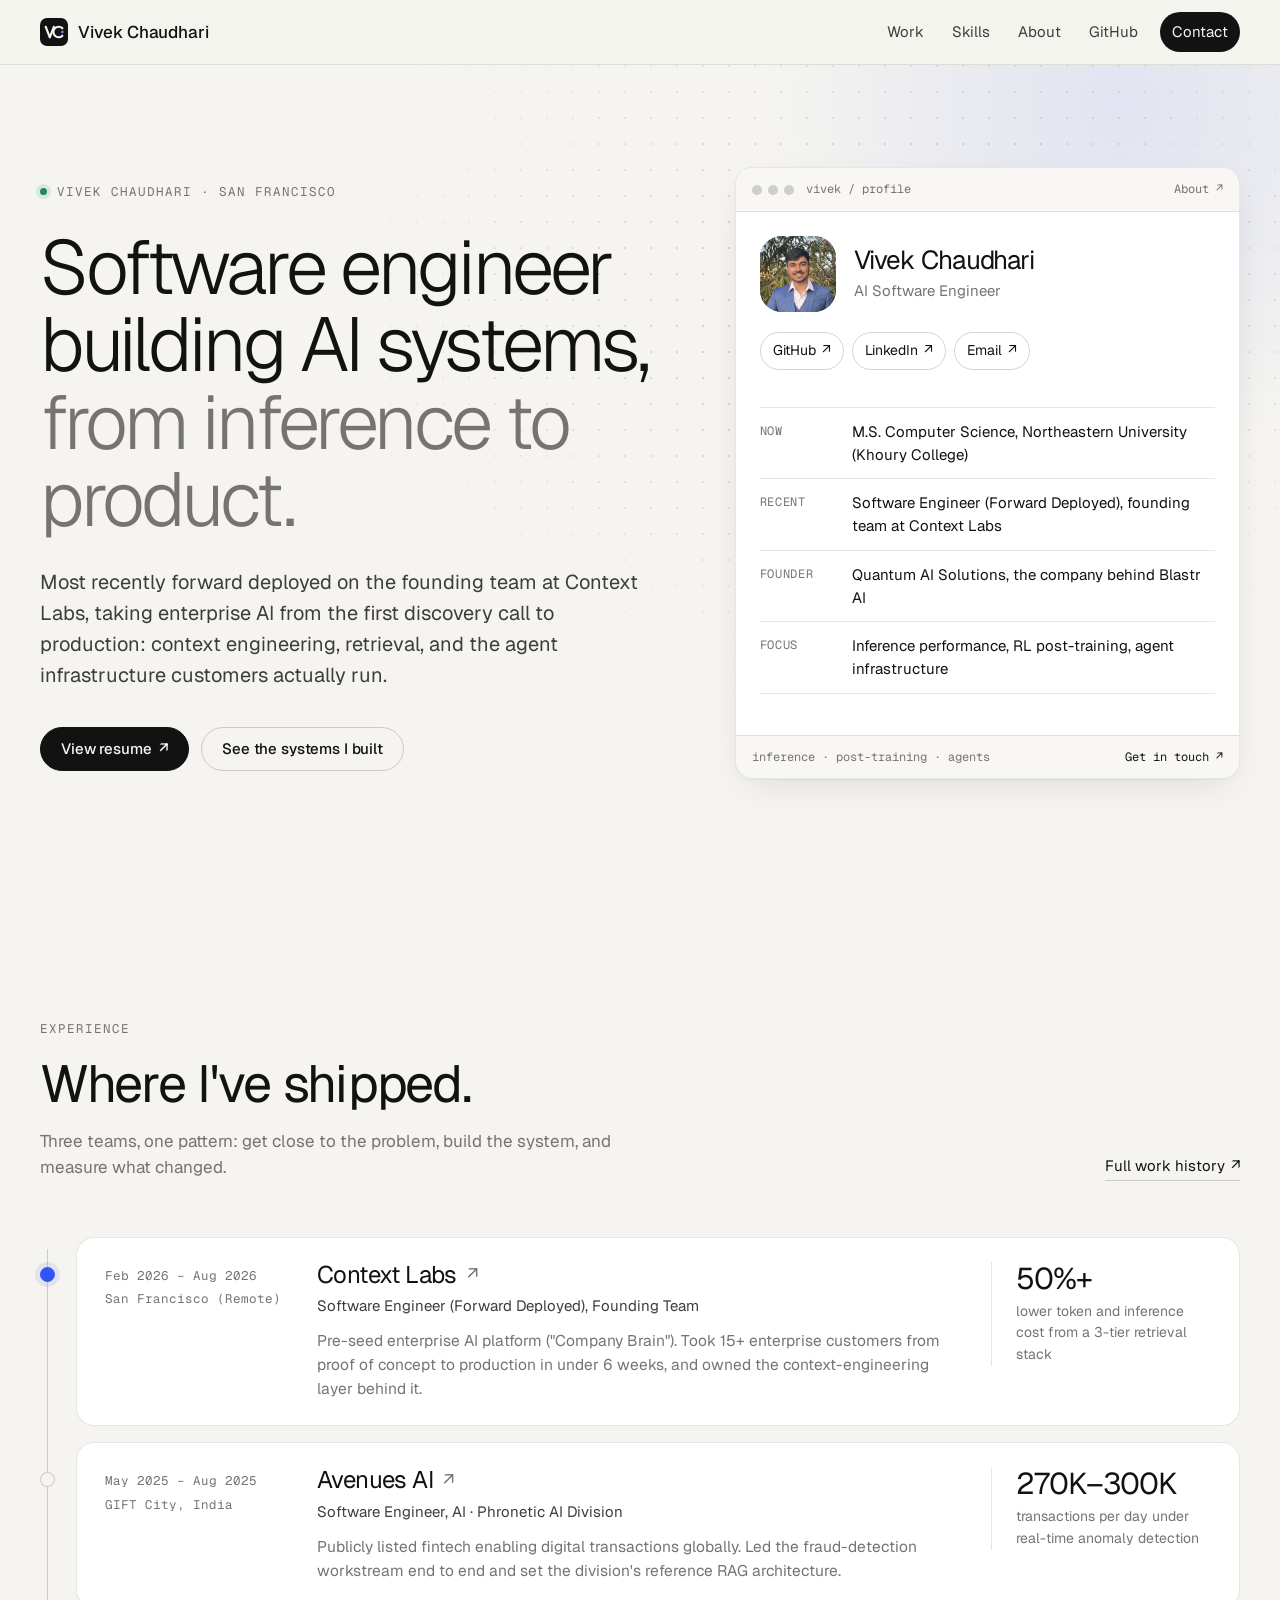
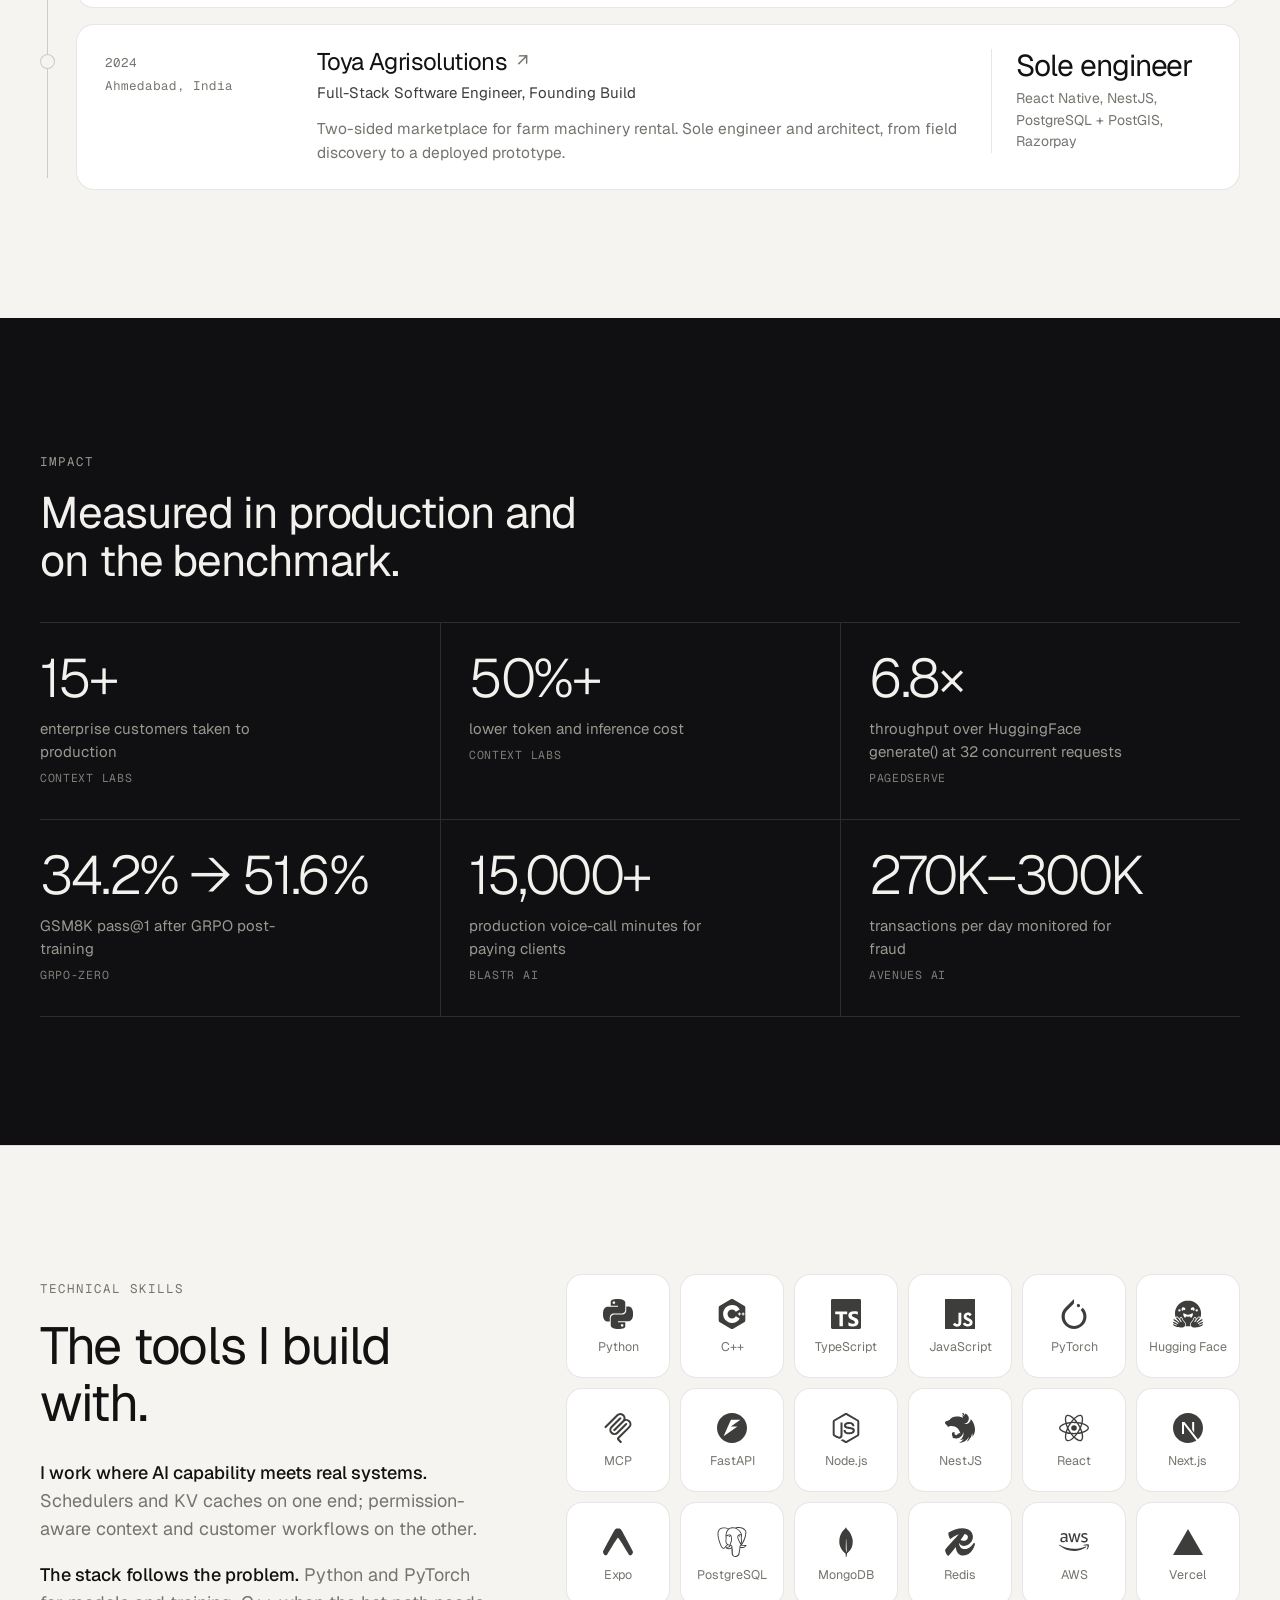
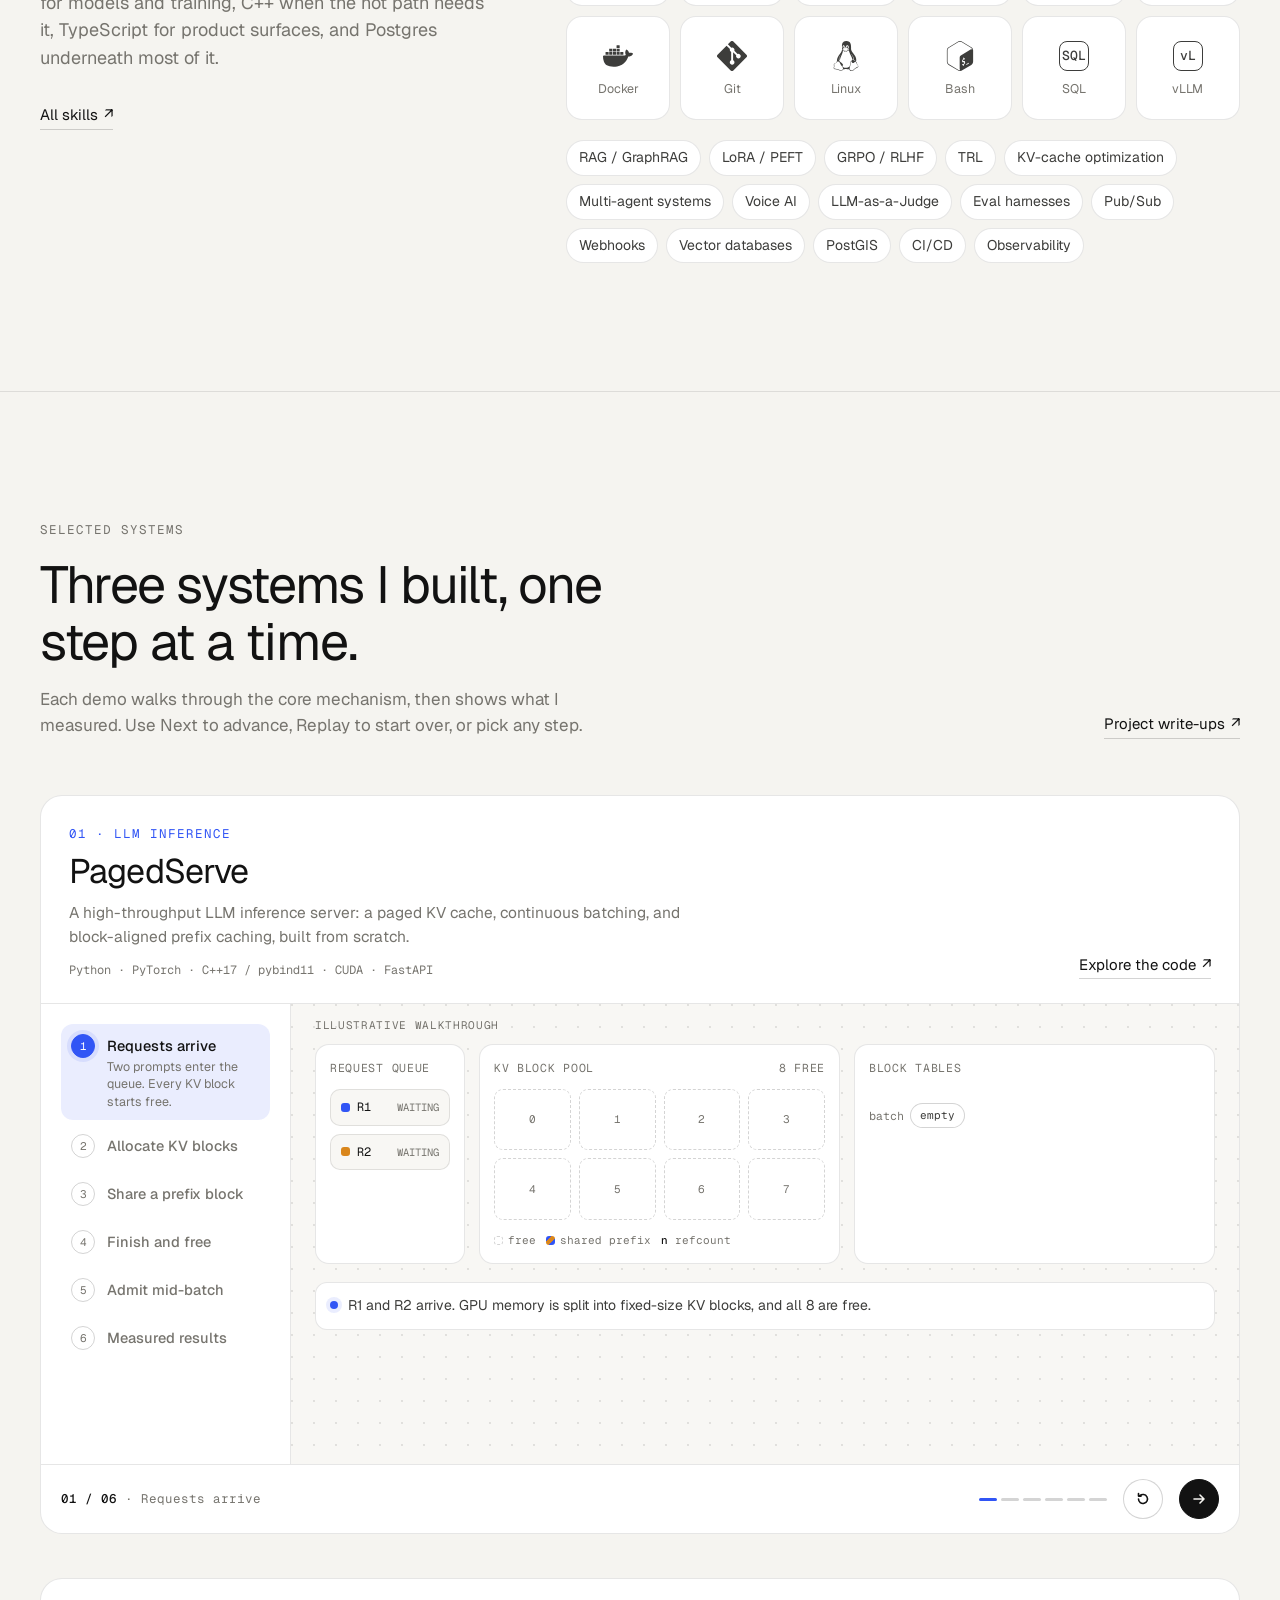
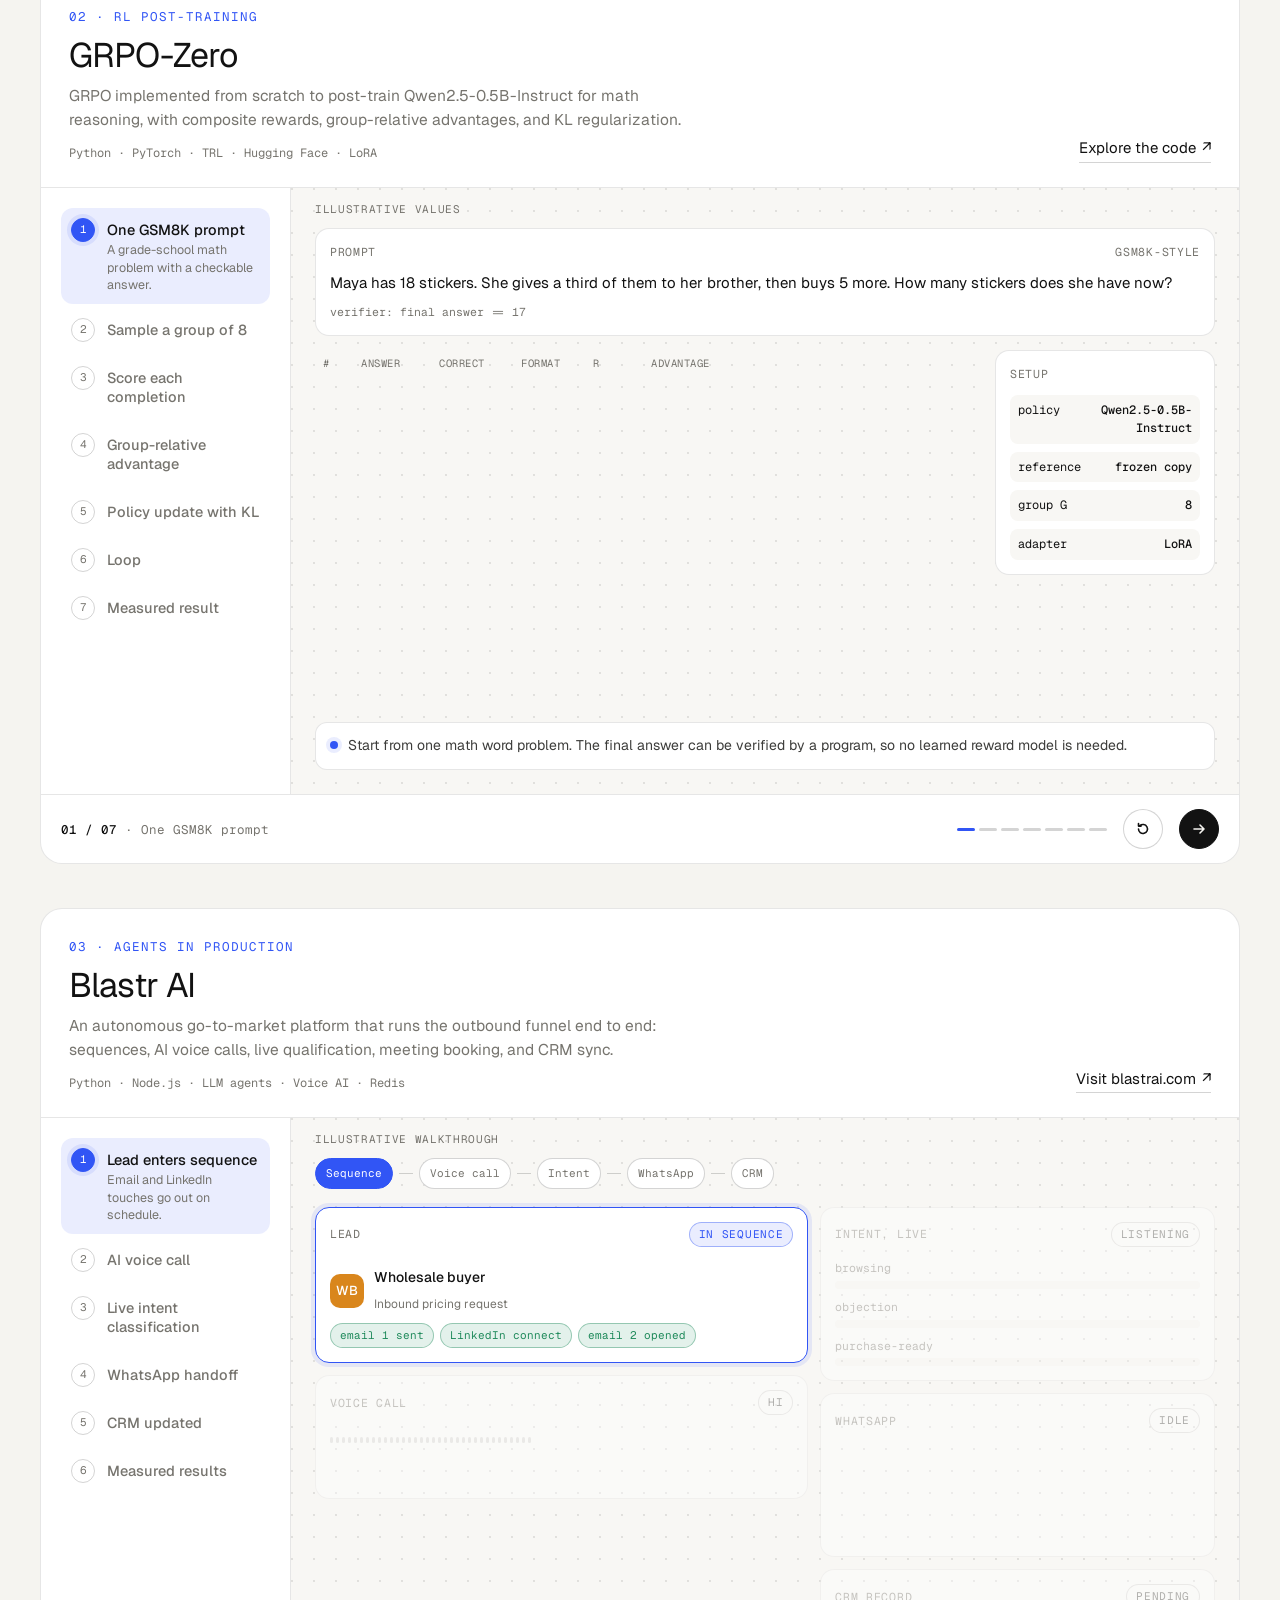
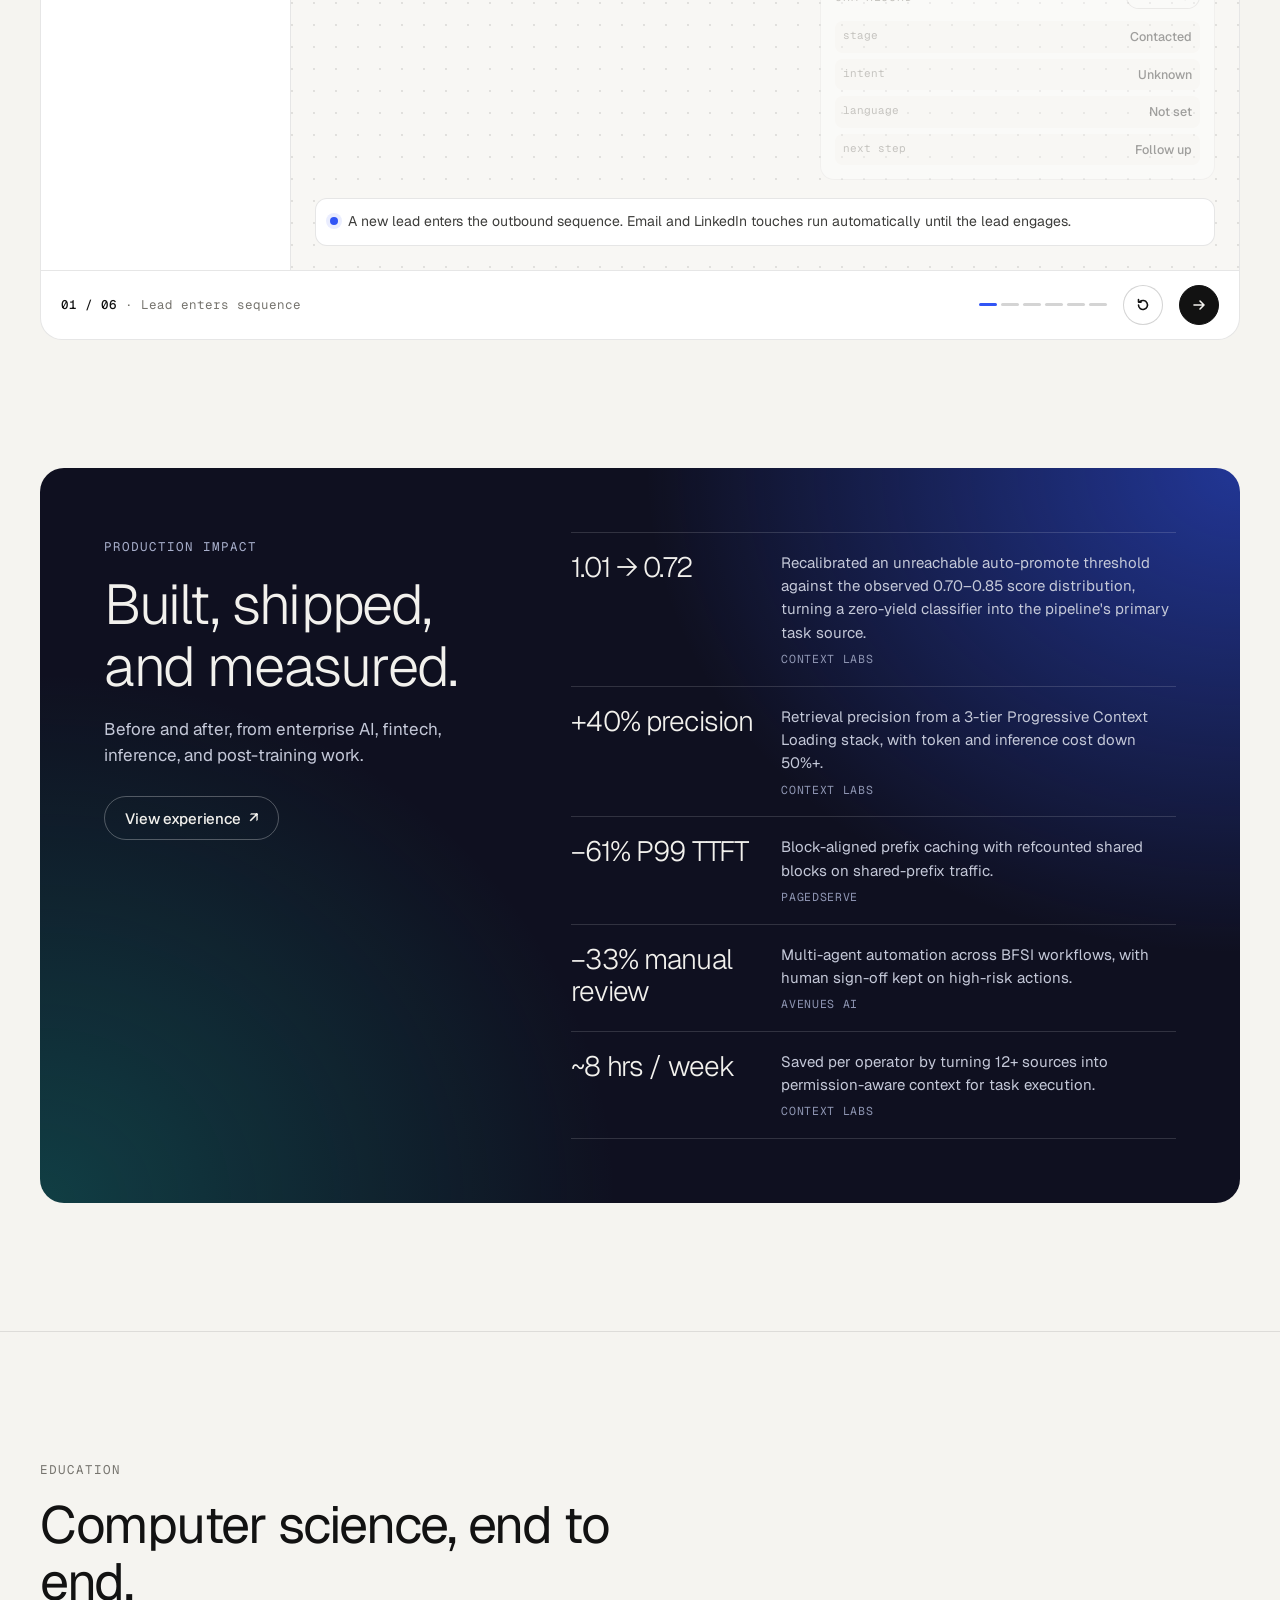
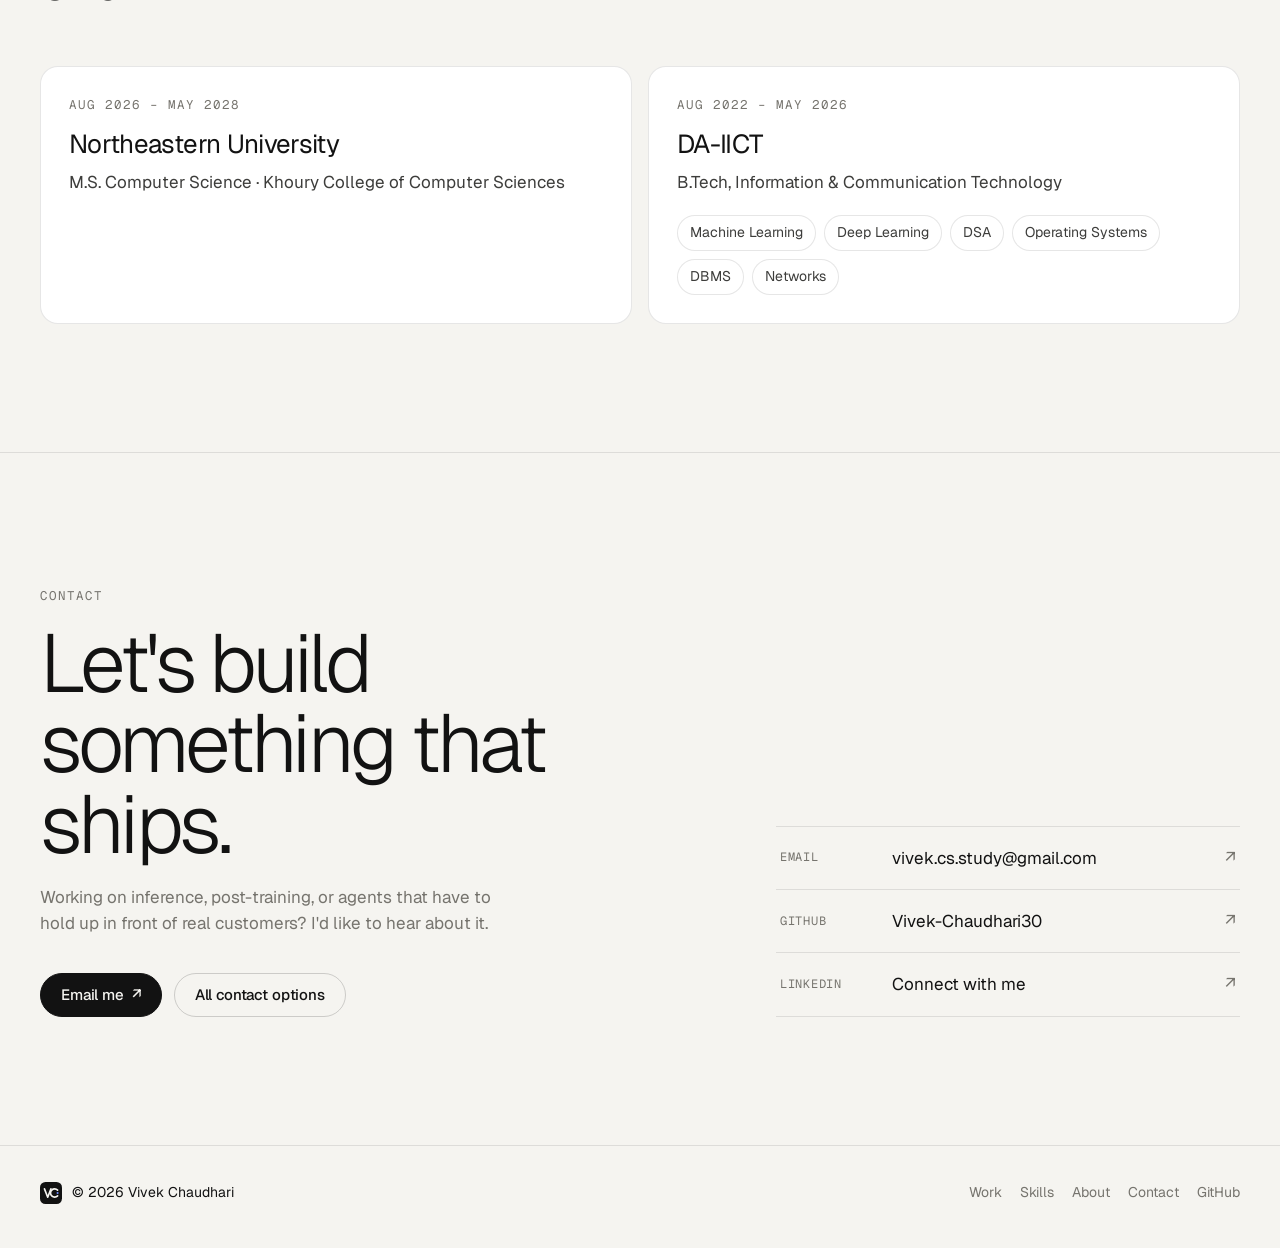
<file: index.html>
<!doctype html>
<html lang="en" class="no-js">
<head>
  <meta charset="utf-8">
  <meta name="viewport" content="width=device-width, initial-scale=1">
  <title>Vivek Chaudhari · AI Software Engineer</title>
  <meta name="description" content="Vivek Chaudhari is a software engineer building AI systems, from LLM inference and RL post-training to agent infrastructure shipped to enterprise customers.">
  <meta name="author" content="Vivek Chaudhari">
  <link rel="canonical" href="https://vivek-chaudhari30.github.io/">
  <meta name="theme-color" content="#f5f4f0" media="(prefers-color-scheme: light)">
  <meta name="theme-color" content="#0d0d0f" media="(prefers-color-scheme: dark)">
  <meta property="og:type" content="website">
  <meta property="og:site_name" content="Vivek Chaudhari">
  <meta property="og:title" content="Vivek Chaudhari · AI Software Engineer">
  <meta property="og:description" content="Software engineer building AI systems, from inference to product. Inference performance, RL post-training, and agent infrastructure.">
  <meta property="og:url" content="https://vivek-chaudhari30.github.io/">
  <meta property="og:image" content="https://vivek-chaudhari30.github.io/images/og.png">
  <meta property="og:image:width" content="1200">
  <meta property="og:image:height" content="630">
  <meta property="og:image:alt" content="Vivek Chaudhari, software engineer building AI systems, from inference to product.">
  <meta name="twitter:card" content="summary_large_image">
  <meta name="twitter:title" content="Vivek Chaudhari · AI Software Engineer">
  <meta name="twitter:description" content="Software engineer building AI systems, from inference to product.">
  <meta name="twitter:image" content="https://vivek-chaudhari30.github.io/images/og.png">
  <link rel="icon" href="images/favicon.svg" type="image/svg+xml">
  <link rel="apple-touch-icon" href="images/apple-touch-icon.png">
  <link rel="preconnect" href="https://fonts.googleapis.com">
  <link rel="preconnect" href="https://fonts.gstatic.com" crossorigin>
  <link rel="stylesheet" href="https://fonts.googleapis.com/css2?family=Geist:wght@300..600&family=Geist+Mono:wght@400;500&display=swap">
  <link rel="stylesheet" href="assets/css/site.css">
  <script src="assets/js/site.js" defer></script>
  <script type="application/ld+json">
  {
    "@context": "https://schema.org",
    "@type": "Person",
    "name": "Vivek Chaudhari",
    "jobTitle": "AI Software Engineer",
    "url": "https://vivek-chaudhari30.github.io/",
    "email": "mailto:vivek.cs.study@gmail.com",
    "sameAs": ["https://github.com/Vivek-Chaudhari30", "https://www.linkedin.com/in/vivek-kirankumar-chaudhari/"],
    "alumniOf": ["DA-IICT", "Northeastern University"]
  }
  </script>
</head>
<body>
  <a class="skip" href="#main">Skip to content</a>

  <header class="site-header">
    <nav class="nav wrap" aria-label="Main">
      <a class="brand" href="index.html" aria-label="Vivek Chaudhari, home">
        <svg class="brand-mark" viewBox="0 0 32 32" aria-hidden="true"><rect width="32" height="32" rx="8"/><path class="fg" d="M6.5 10 11.2 22.2 15.9 10" fill="none" stroke-width="2.4" stroke-linecap="round" stroke-linejoin="round"/><path class="fg" d="M25.6 11.8a6 6 0 1 0 0 8.4" fill="none" stroke-width="2.4" stroke-linecap="round"/><circle cx="25.6" cy="16" r="1.5" fill="#6f8bff"/></svg>
        <span>Vivek Chaudhari</span>
      </a>
      <button class="menu-button" type="button" aria-label="Open menu" aria-controls="nav-links" aria-expanded="false"><span></span><span></span><span></span></button>
      <div class="nav-links" id="nav-links">
        <a href="html/work.html">Work</a>
        <a href="html/skills.html">Skills</a>
        <a href="html/about.html">About</a>
        <a href="https://github.com/Vivek-Chaudhari30" rel="noopener">GitHub</a>
        <a class="nav-cta" href="html/contact.html">Contact</a>
      </div>
    </nav>
  </header>

  <main id="main">
    <!-- Hero + profile card -->
    <section class="hero" aria-labelledby="hero-title">
      <div class="wrap hero-grid">
        <div class="hero-copy">
          <p class="eyebrow"><span class="dot" aria-hidden="true"></span>Vivek Chaudhari · San Francisco</p>
          <h1 id="hero-title">Software engineer building AI systems, <em>from inference to product.</em></h1>
          <p class="lede">Most recently forward deployed on the founding team at Context Labs, taking enterprise AI from the first discovery call to production: context engineering, retrieval, and the agent infrastructure customers actually run.</p>
          <div class="actions">
            <a class="btn btn-primary" href="https://drive.google.com/file/d/1iyHjNIlwNmhAfoFey6BszGlsNfRY1gGX/view?usp=sharing">View resume <span class="arr" aria-hidden="true">↗</span></a>
            <a class="btn" href="#demos">See the systems I built</a>
          </div>
        </div>

        <aside class="window" aria-label="Profile">
          <div class="window-bar">
            <span class="window-dots" aria-hidden="true"><i></i><i></i><i></i></span>
            <span class="title">vivek / profile</span>
            <a href="html/about.html">About ↗</a>
          </div>
          <div class="profile">
            <div class="profile-top">
              <div class="avatar">
                <span aria-hidden="true">VC</span>
                <img src="images/vivek-face.jpg" alt="Portrait of Vivek Chaudhari" width="76" height="76">
              </div>
              <div>
                <h2>Vivek Chaudhari</h2>
                <p class="role">AI Software Engineer</p>
              </div>
            </div>
            <div class="profile-links">
              <a class="chip-link" href="https://github.com/Vivek-Chaudhari30" rel="noopener">GitHub <span aria-hidden="true">↗</span></a>
              <a class="chip-link" href="https://www.linkedin.com/in/vivek-kirankumar-chaudhari/" rel="noopener">LinkedIn <span aria-hidden="true">↗</span></a>
              <a class="chip-link" href="mailto:vivek.cs.study@gmail.com">Email <span aria-hidden="true">↗</span></a>
            </div>
            <dl class="facts">
              <div><dt>Now</dt><dd>M.S. Computer Science, Northeastern University (Khoury College)</dd></div>
              <div><dt>Recent</dt><dd>Software Engineer (Forward Deployed), founding team at Context Labs</dd></div>
              <div><dt>Founder</dt><dd>Quantum AI Solutions, the company behind Blastr AI</dd></div>
              <div><dt>Focus</dt><dd>Inference performance, RL post-training, agent infrastructure</dd></div>
            </dl>
          </div>
          <div class="window-status">
            <span>inference · post-training · agents</span>
            <a href="html/contact.html">Get in touch ↗</a>
          </div>
        </aside>
      </div>
    </section>

    <!-- Experience -->
    <section class="section" id="experience" aria-labelledby="exp-title">
      <div class="wrap">
        <header class="section-head reveal">
          <div>
            <span class="eyebrow">Experience</span>
            <h2 id="exp-title">Where I've shipped.</h2>
            <p>Three teams, one pattern: get close to the problem, build the system, and measure what changed.</p>
          </div>
          <a class="link" href="html/work.html">Full work history <span aria-hidden="true">↗</span></a>
        </header>
        <ol class="timeline">
          <li class="tl-item current reveal">
            <a class="tl-card" href="html/work.html#context-labs">
              <div class="tl-meta"><span>Feb 2026 – Aug 2026</span><span>San Francisco (Remote)</span></div>
              <div class="tl-main">
                <h3>Context Labs <span class="arr" aria-hidden="true">↗</span></h3>
                <p class="role">Software Engineer (Forward Deployed), Founding Team</p>
                <p class="sum">Pre-seed enterprise AI platform ("Company Brain"). Took 15+ enterprise customers from proof of concept to production in under 6 weeks, and owned the context-engineering layer behind it.</p>
              </div>
              <div class="tl-metric"><strong>50%+</strong><span>lower token and inference cost from a 3-tier retrieval stack</span></div>
            </a>
          </li>
          <li class="tl-item reveal">
            <a class="tl-card" href="html/work.html#avenues-ai">
              <div class="tl-meta"><span>May 2025 – Aug 2025</span><span>GIFT City, India</span></div>
              <div class="tl-main">
                <h3>Avenues AI <span class="arr" aria-hidden="true">↗</span></h3>
                <p class="role">Software Engineer, AI · Phronetic AI Division</p>
                <p class="sum">Publicly listed fintech enabling digital transactions globally. Led the fraud-detection workstream end to end and set the division's reference RAG architecture.</p>
              </div>
              <div class="tl-metric"><strong>270K–300K</strong><span>transactions per day under real-time anomaly detection</span></div>
            </a>
          </li>
          <li class="tl-item reveal">
            <a class="tl-card" href="html/work.html#toya">
              <div class="tl-meta"><span>2024</span><span>Ahmedabad, India</span></div>
              <div class="tl-main">
                <h3>Toya Agrisolutions <span class="arr" aria-hidden="true">↗</span></h3>
                <p class="role">Full-Stack Software Engineer, Founding Build</p>
                <p class="sum">Two-sided marketplace for farm machinery rental. Sole engineer and architect, from field discovery to a deployed prototype.</p>
              </div>
              <div class="tl-metric"><strong>Sole engineer</strong><span>React Native, NestJS, PostgreSQL + PostGIS, Razorpay</span></div>
            </a>
          </li>
        </ol>
      </div>
    </section>

    <!-- Impact metrics -->
    <section class="band section" aria-labelledby="impact-title">
      <div class="wrap">
        <div class="band-head reveal">
          <div>
            <span class="eyebrow">Impact</span>
            <h2 id="impact-title" style="margin-top:16px">Measured in production and on the benchmark.</h2>
          </div>
        </div>
        <ul class="metrics reveal">
          <li><strong>15+</strong><span>enterprise customers taken to production</span><small>Context Labs</small></li>
          <li><strong>50%+</strong><span>lower token and inference cost</span><small>Context Labs</small></li>
          <li><strong>6.8×</strong><span>throughput over HuggingFace generate() at 32 concurrent requests</span><small>PagedServe</small></li>
          <li><strong>34.2% → 51.6%</strong><span>GSM8K pass@1 after GRPO post-training</span><small>GRPO-Zero</small></li>
          <li><strong>15,000+</strong><span>production voice-call minutes for paying clients</span><small>Blastr AI</small></li>
          <li><strong>270K–300K</strong><span>transactions per day monitored for fraud</span><small>Avenues AI</small></li>
        </ul>
      </div>
    </section>

    <!-- Skills -->
    <section class="section" id="skills" aria-labelledby="skills-title">
      <div class="wrap skills-layout">
        <div class="skills-intro reveal">
          <span class="eyebrow">Technical skills</span>
          <h2 id="skills-title" style="font-size:clamp(32px,4.4vw,52px);margin:16px 0 28px">The tools I build with.</h2>
          <p><strong>I work where AI capability meets real systems.</strong> Schedulers and KV caches on one end; permission-aware context and customer workflows on the other.</p>
          <p><strong>The stack follows the problem.</strong> Python and PyTorch for models and training, C++ when the hot path needs it, TypeScript for product surfaces, and Postgres underneath most of it.</p>
          <p style="margin-top:28px"><a class="link" href="html/skills.html">All skills <span aria-hidden="true">↗</span></a></p>
        </div>
        <div class="reveal">
          <ul class="skill-grid" aria-label="Languages, frameworks, and platforms">
            <li class="skill" tabindex="0"><i style="--icon:url(/assets/icons/python.svg)" aria-hidden="true"></i>Python</li>
            <li class="skill" tabindex="0"><i style="--icon:url(/assets/icons/cplusplus.svg)" aria-hidden="true"></i>C++</li>
            <li class="skill" tabindex="0"><i style="--icon:url(/assets/icons/typescript.svg)" aria-hidden="true"></i>TypeScript</li>
            <li class="skill" tabindex="0"><i style="--icon:url(/assets/icons/javascript.svg)" aria-hidden="true"></i>JavaScript</li>
            <li class="skill" tabindex="0"><i style="--icon:url(/assets/icons/pytorch.svg)" aria-hidden="true"></i>PyTorch</li>
            <li class="skill" tabindex="0"><i style="--icon:url(/assets/icons/huggingface.svg)" aria-hidden="true"></i>Hugging Face</li>
            <li class="skill" tabindex="0"><i style="--icon:url(/assets/icons/modelcontextprotocol.svg)" aria-hidden="true"></i>MCP</li>
            <li class="skill" tabindex="0"><i style="--icon:url(/assets/icons/fastapi.svg)" aria-hidden="true"></i>FastAPI</li>
            <li class="skill" tabindex="0"><i style="--icon:url(/assets/icons/nodedotjs.svg)" aria-hidden="true"></i>Node.js</li>
            <li class="skill" tabindex="0"><i style="--icon:url(/assets/icons/nestjs.svg)" aria-hidden="true"></i>NestJS</li>
            <li class="skill" tabindex="0"><i style="--icon:url(/assets/icons/react.svg)" aria-hidden="true"></i>React</li>
            <li class="skill" tabindex="0"><i style="--icon:url(/assets/icons/nextdotjs.svg)" aria-hidden="true"></i>Next.js</li>
            <li class="skill" tabindex="0"><i style="--icon:url(/assets/icons/expo.svg)" aria-hidden="true"></i>Expo</li>
            <li class="skill" tabindex="0"><i style="--icon:url(/assets/icons/postgresql.svg)" aria-hidden="true"></i>PostgreSQL</li>
            <li class="skill" tabindex="0"><i style="--icon:url(/assets/icons/mongodb.svg)" aria-hidden="true"></i>MongoDB</li>
            <li class="skill" tabindex="0"><i style="--icon:url(/assets/icons/redis.svg)" aria-hidden="true"></i>Redis</li>
            <li class="skill" tabindex="0"><i style="--icon:url(/assets/icons/amazonwebservices.svg)" aria-hidden="true"></i>AWS</li>
            <li class="skill" tabindex="0"><i style="--icon:url(/assets/icons/vercel.svg)" aria-hidden="true"></i>Vercel</li>
            <li class="skill" tabindex="0"><i style="--icon:url(/assets/icons/docker.svg)" aria-hidden="true"></i>Docker</li>
            <li class="skill" tabindex="0"><i style="--icon:url(/assets/icons/git.svg)" aria-hidden="true"></i>Git</li>
            <li class="skill" tabindex="0"><i style="--icon:url(/assets/icons/linux.svg)" aria-hidden="true"></i>Linux</li>
            <li class="skill" tabindex="0"><i style="--icon:url(/assets/icons/gnubash.svg)" aria-hidden="true"></i>Bash</li>
            <li class="skill" tabindex="0"><i class="glyph" aria-hidden="true">SQL</i>SQL</li>
            <li class="skill" tabindex="0"><i class="glyph" aria-hidden="true">vL</i>vLLM</li>
          </ul>
          <ul class="tags" aria-label="AI and systems techniques">
            <li class="tag">RAG / GraphRAG</li><li class="tag">LoRA / PEFT</li><li class="tag">GRPO / RLHF</li><li class="tag">TRL</li>
            <li class="tag">KV-cache optimization</li><li class="tag">Multi-agent systems</li><li class="tag">Voice AI</li><li class="tag">LLM-as-a-Judge</li>
            <li class="tag">Eval harnesses</li><li class="tag">Pub/Sub</li><li class="tag">Webhooks</li><li class="tag">Vector databases</li>
            <li class="tag">PostGIS</li><li class="tag">CI/CD</li><li class="tag">Observability</li>
          </ul>
        </div>
      </div>
    </section>

    <!-- Interactive demos -->
    <section class="section" id="demos" aria-labelledby="demos-title">
      <div class="wrap">
        <header class="section-head reveal">
          <div>
            <span class="eyebrow">Selected systems</span>
            <h2 id="demos-title">Three systems I built, one step at a time.</h2>
            <p>Each demo walks through the core mechanism, then shows what I measured. Use Next to advance, Replay to start over, or pick any step.</p>
          </div>
          <a class="link" href="html/work.html#projects">Project write-ups <span aria-hidden="true">↗</span></a>
        </header>

        <div class="demos">
          <article class="demo reveal" id="demo-pagedserve" data-demo="pagedserve" aria-labelledby="ps-title">
            <div class="demo-head">
              <div>
                <span class="kicker">01 · LLM inference</span>
                <h3 id="ps-title">PagedServe</h3>
                <p>A high-throughput LLM inference server: a paged KV cache, continuous batching, and block-aligned prefix caching, built from scratch.</p>
                <p class="stack">Python · PyTorch · C++17 / pybind11 · CUDA · FastAPI</p>
              </div>
              <a class="link" href="https://github.com/Vivek-Chaudhari30/Paged_Serve" rel="noopener">Explore the code <span aria-hidden="true">↗</span></a>
            </div>
            <div class="demo-body">
              <ol class="demo-steps" aria-label="PagedServe steps"></ol>
              <div class="demo-stage">
                <div class="demo-end">
                  <span class="eyebrow">Measured results</span>
                  <h4>Same GPU memory, many more sequences, and a much faster first token.</h4>
                  <div class="end-stats">
                    <div><strong>3.4×</strong><span>more concurrent sequences in the same GPU memory</span></div>
                    <div><strong>6.8×</strong><span>throughput over HuggingFace generate() at 32 concurrent requests</span></div>
                    <div><strong>61%</strong><span>lower P99 time-to-first-token on shared-prefix traffic</span></div>
                  </div>
                  <div class="end-actions">
                    <button type="button" class="btn" data-demo-replay>Replay</button>
                    <a class="btn" href="html/work.html#pagedserve">How it was measured ↗</a>
                  </div>
                </div>
              </div>
            </div>
            <div class="demo-controls"></div>
          </article>

          <article class="demo reveal" id="demo-grpo" data-demo="grpo" aria-labelledby="gr-title">
            <div class="demo-head">
              <div>
                <span class="kicker">02 · RL post-training</span>
                <h3 id="gr-title">GRPO-Zero</h3>
                <p>GRPO implemented from scratch to post-train Qwen2.5-0.5B-Instruct for math reasoning, with composite rewards, group-relative advantages, and KL regularization.</p>
                <p class="stack">Python · PyTorch · TRL · Hugging Face · LoRA</p>
              </div>
              <a class="link" href="https://github.com/Vivek-Chaudhari30/GRPO-Zero" rel="noopener">Explore the code <span aria-hidden="true">↗</span></a>
            </div>
            <div class="demo-body">
              <ol class="demo-steps" aria-label="GRPO-Zero steps"></ol>
              <div class="demo-stage">
                <div class="demo-end">
                  <span class="eyebrow">Verified result</span>
                  <h4>GSM8K pass@1 on Qwen2.5-0.5B-Instruct, before and after GRPO.</h4>
                  <div class="end-stats">
                    <div><strong>34.2%</strong><span>baseline pass@1</span></div>
                    <div><strong>51.6%</strong><span>pass@1 after GRPO post-training</span></div>
                    <div><strong>500</strong><span>held-out problems, 8 samples per problem</span></div>
                  </div>
                  <div class="end-actions">
                    <button type="button" class="btn" data-demo-replay>Replay</button>
                    <a class="btn" href="html/work.html#grpo-zero">Training details ↗</a>
                  </div>
                </div>
              </div>
            </div>
            <div class="demo-controls"></div>
          </article>

          <article class="demo reveal" id="demo-blastr" data-demo="blastr" aria-labelledby="bl-title">
            <div class="demo-head">
              <div>
                <span class="kicker">03 · Agents in production</span>
                <h3 id="bl-title">Blastr AI</h3>
                <p>An autonomous go-to-market platform that runs the outbound funnel end to end: sequences, AI voice calls, live qualification, meeting booking, and CRM sync.</p>
                <p class="stack">Python · Node.js · LLM agents · Voice AI · Redis</p>
              </div>
              <a class="link" href="https://www.blastrai.com" rel="noopener">Visit blastrai.com <span aria-hidden="true">↗</span></a>
            </div>
            <div class="demo-body">
              <ol class="demo-steps" aria-label="Blastr AI steps"></ol>
              <div class="demo-stage">
                <div class="demo-end">
                  <span class="eyebrow">In production</span>
                  <h4>Revenue-generating, with paying enterprise clients and no human rep in the loop.</h4>
                  <div class="end-stats">
                    <div><strong>15,000+</strong><span>minutes of production voice calls</span></div>
                    <div><strong>30–40%</strong><span>conversion uplift over WhatsApp</span></div>
                    <div><strong>3</strong><span>languages: English, Hindi, Gujarati, with mid-call switching</span></div>
                  </div>
                  <div class="end-actions">
                    <button type="button" class="btn" data-demo-replay>Replay</button>
                    <a class="btn" href="html/work.html#blastr-ai">Architecture ↗</a>
                  </div>
                </div>
              </div>
            </div>
            <div class="demo-controls"></div>
          </article>
        </div>
      </div>
    </section>

    <!-- Results -->
    <section class="section" aria-labelledby="results-title" style="padding-top:0;border-top:0">
      <div class="wrap">
        <article class="results reveal">
          <div class="intro">
            <span class="eyebrow">Production impact</span>
            <h2 id="results-title">Built, shipped, and measured.</h2>
            <p>Before and after, from enterprise AI, fintech, inference, and post-training work.</p>
            <a class="btn" href="html/work.html">View experience <span class="arr" aria-hidden="true">↗</span></a>
          </div>
          <ul>
            <li><strong>1.01 → 0.72</strong><p>Recalibrated an unreachable auto-promote threshold against the observed 0.70–0.85 score distribution, turning a zero-yield classifier into the pipeline's primary task source.<small>Context Labs</small></p></li>
            <li><strong>+40% precision</strong><p>Retrieval precision from a 3-tier Progressive Context Loading stack, with token and inference cost down 50%+.<small>Context Labs</small></p></li>
            <li><strong>−61% P99 TTFT</strong><p>Block-aligned prefix caching with refcounted shared blocks on shared-prefix traffic.<small>PagedServe</small></p></li>
            <li><strong>−33% manual review</strong><p>Multi-agent automation across BFSI workflows, with human sign-off kept on high-risk actions.<small>Avenues AI</small></p></li>
            <li><strong>~8 hrs / week</strong><p>Saved per operator by turning 12+ sources into permission-aware context for task execution.<small>Context Labs</small></p></li>
          </ul>
        </article>
      </div>
    </section>

    <!-- Education -->
    <section class="section" id="education" aria-labelledby="edu-title">
      <div class="wrap">
        <header class="section-head reveal">
          <div>
            <span class="eyebrow">Education</span>
            <h2 id="edu-title">Computer science, end to end.</h2>
          </div>
        </header>
        <div class="edu-grid">
          <article class="edu reveal">
            <span class="eyebrow">Aug 2026 – May 2028</span>
            <h3>Northeastern University</h3>
            <p>M.S. Computer Science · Khoury College of Computer Sciences</p>
          </article>
          <article class="edu reveal">
            <span class="eyebrow">Aug 2022 – May 2026</span>
            <h3>DA-IICT</h3>
            <p>B.Tech, Information &amp; Communication Technology</p>
            <ul class="tags" aria-label="Coursework">
              <li class="tag">Machine Learning</li><li class="tag">Deep Learning</li><li class="tag">DSA</li>
              <li class="tag">Operating Systems</li><li class="tag">DBMS</li><li class="tag">Networks</li>
            </ul>
          </article>
        </div>
      </div>
    </section>

    <!-- Contact CTA -->
    <section class="section" aria-labelledby="cta-title">
      <div class="wrap cta reveal">
        <div>
          <span class="eyebrow">Contact</span>
          <h2 id="cta-title" style="margin-top:16px">Let's build something that ships.</h2>
          <p>Working on inference, post-training, or agents that have to hold up in front of real customers? I'd like to hear about it.</p>
          <div class="actions">
            <a class="btn btn-primary" href="mailto:vivek.cs.study@gmail.com">Email me <span class="arr" aria-hidden="true">↗</span></a>
            <a class="btn" href="html/contact.html">All contact options</a>
          </div>
        </div>
        <div class="contact-list">
          <a href="mailto:vivek.cs.study@gmail.com"><span class="k">Email</span><span class="v">vivek.cs.study@gmail.com</span><span class="a" aria-hidden="true">↗</span></a>
          <a href="https://github.com/Vivek-Chaudhari30" rel="noopener"><span class="k">GitHub</span><span class="v">Vivek-Chaudhari30</span><span class="a" aria-hidden="true">↗</span></a>
          <a href="https://www.linkedin.com/in/vivek-kirankumar-chaudhari/" rel="noopener"><span class="k">LinkedIn</span><span class="v">Connect with me</span><span class="a" aria-hidden="true">↗</span></a>
        </div>
      </div>
    </section>
  </main>

  <footer class="site-footer">
    <div class="wrap footer-grid">
      <span class="footer-brand">
        <svg class="brand-mark" viewBox="0 0 32 32" aria-hidden="true" style="width:22px;height:22px"><rect width="32" height="32" rx="8"/><path class="fg" d="M6.5 10 11.2 22.2 15.9 10" fill="none" stroke-width="2.4" stroke-linecap="round" stroke-linejoin="round"/><path class="fg" d="M25.6 11.8a6 6 0 1 0 0 8.4" fill="none" stroke-width="2.4" stroke-linecap="round"/><circle cx="25.6" cy="16" r="1.5" fill="#6f8bff"/></svg>
        © 2026 Vivek Chaudhari
      </span>
      <nav aria-label="Footer">
        <a href="html/work.html">Work</a><a href="html/skills.html">Skills</a><a href="html/about.html">About</a><a href="html/contact.html">Contact</a><a href="https://github.com/Vivek-Chaudhari30" rel="noopener">GitHub</a>
      </nav>
    </div>
  </footer>
</body>
</html>
</file>
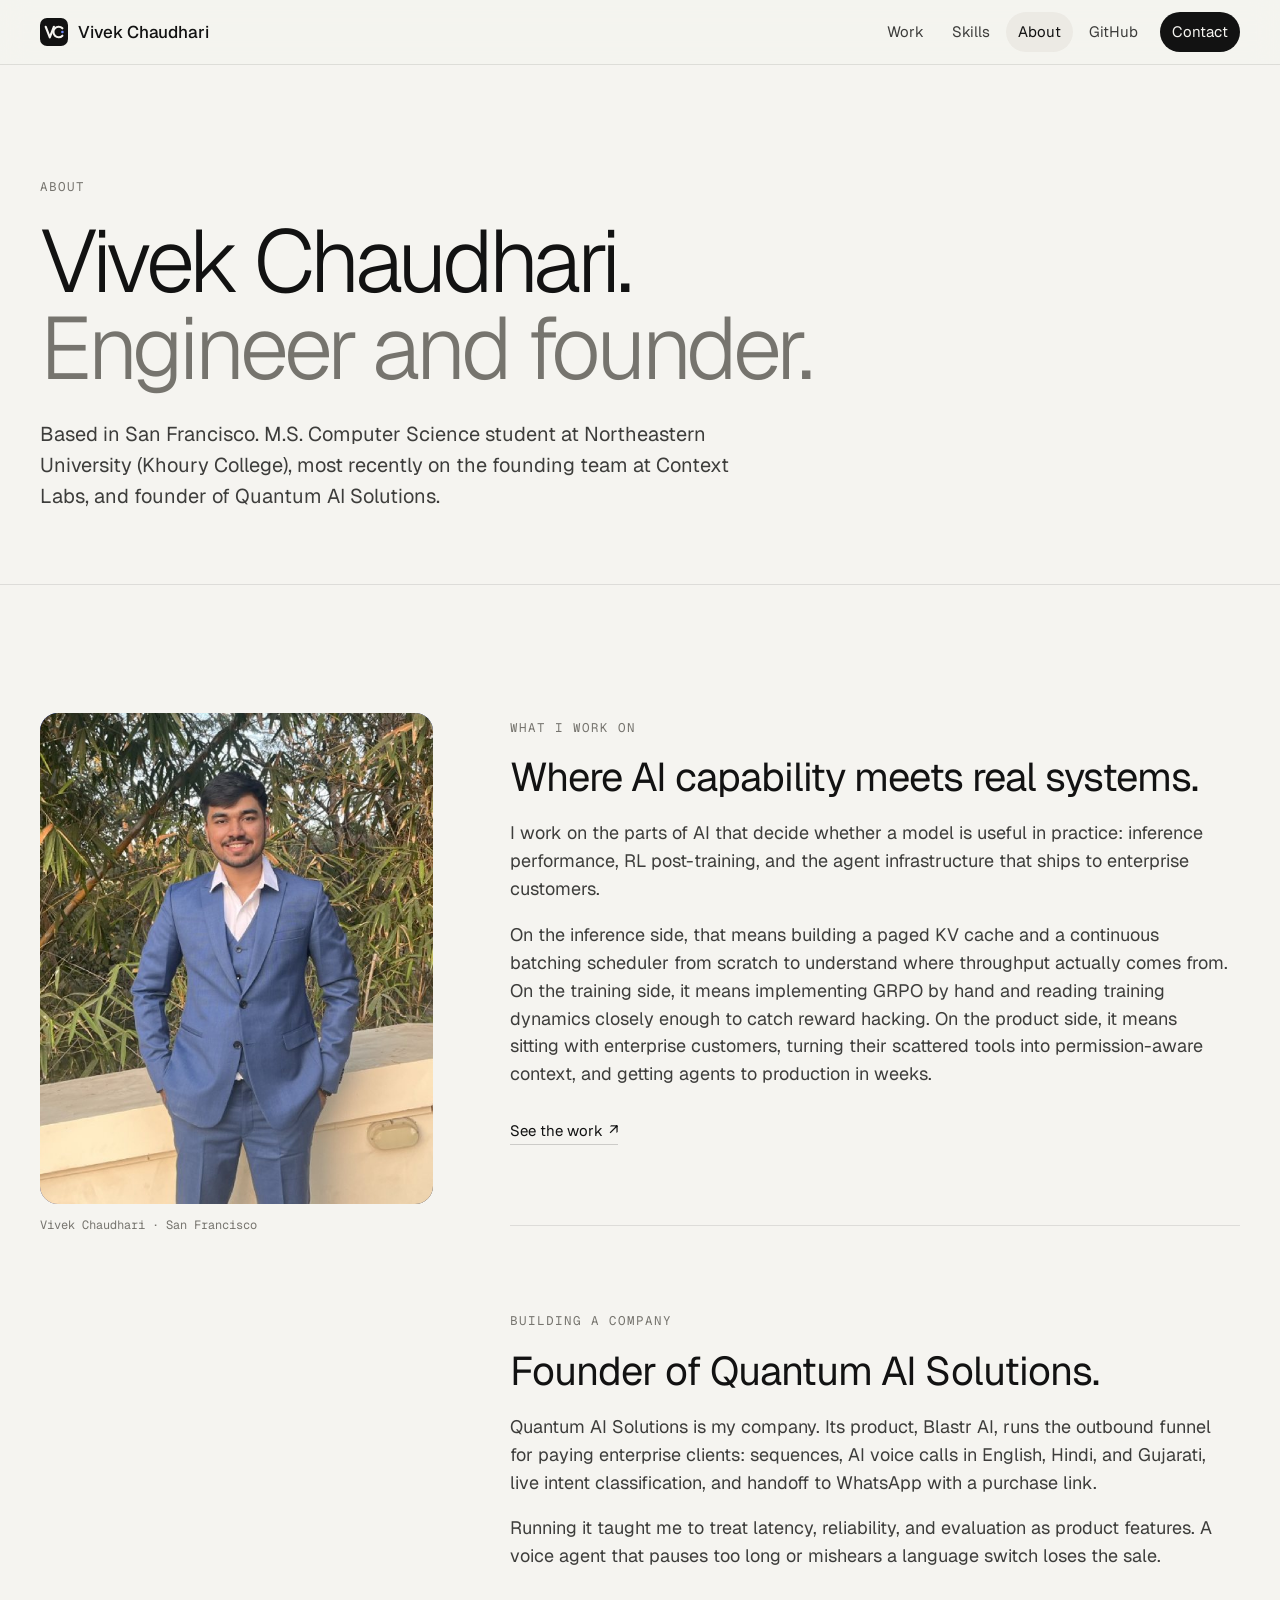
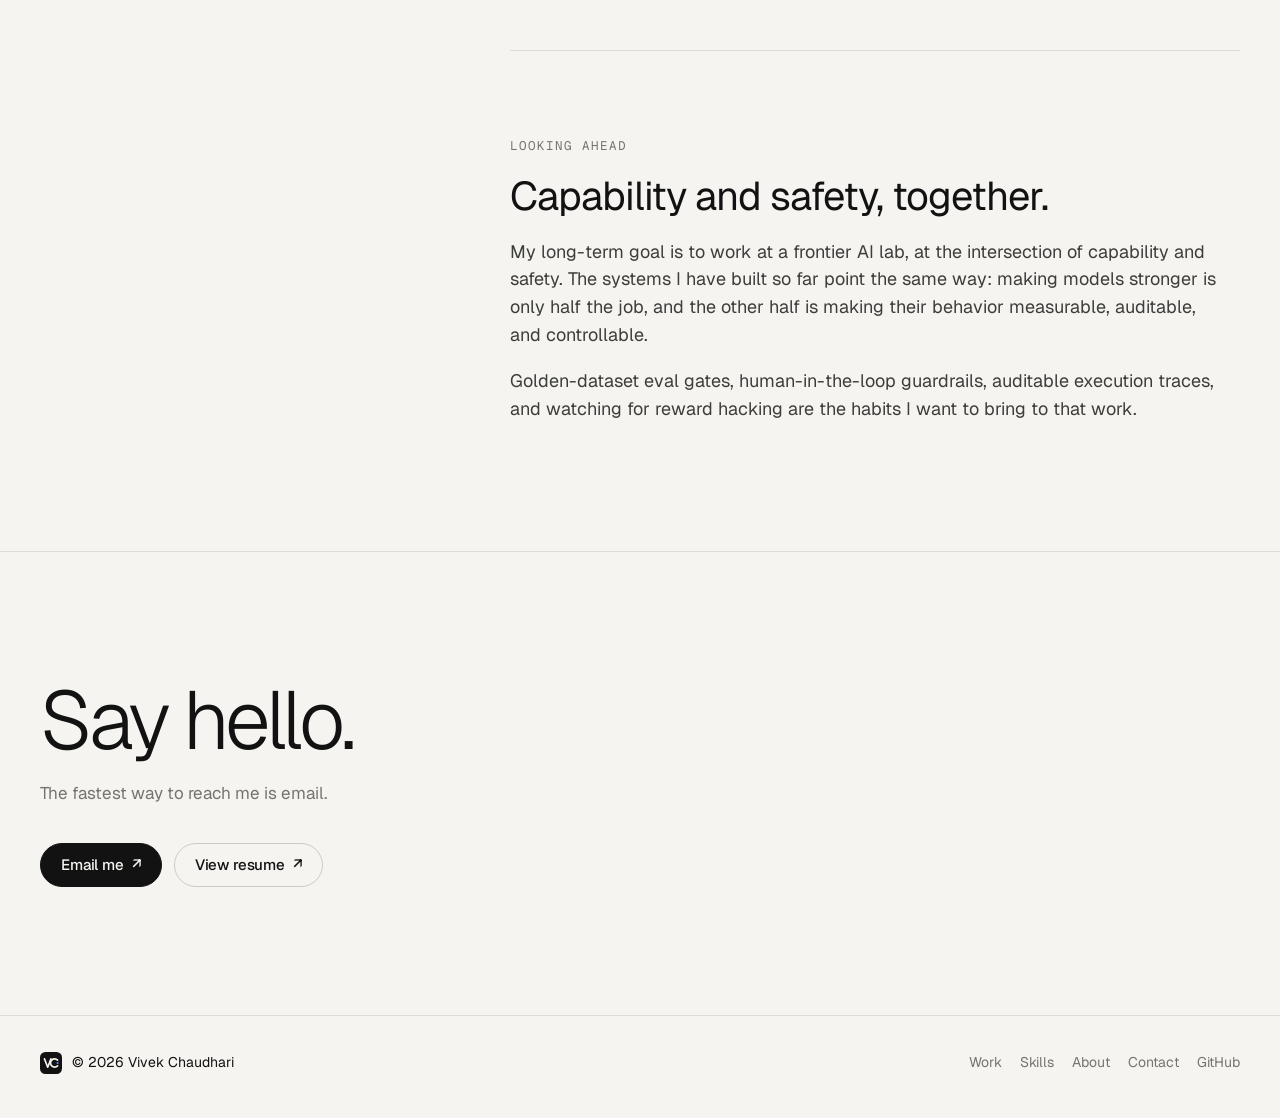
<file: html/about.html>
<!doctype html>
<html lang="en" class="no-js">
<head>
  <meta charset="utf-8">
  <meta name="viewport" content="width=device-width, initial-scale=1">
  <title>About · Vivek Chaudhari</title>
  <meta name="description" content="About Vivek Chaudhari: AI software engineer working on inference performance, RL post-training, and agent infrastructure. Founder of Quantum AI Solutions.">
  <link rel="canonical" href="https://vivek-chaudhari30.github.io/html/about.html">
  <meta name="theme-color" content="#f5f4f0" media="(prefers-color-scheme: light)">
  <meta name="theme-color" content="#0d0d0f" media="(prefers-color-scheme: dark)">
  <meta property="og:type" content="website">
  <meta property="og:site_name" content="Vivek Chaudhari">
  <meta property="og:title" content="About · Vivek Chaudhari">
  <meta property="og:description" content="About Vivek Chaudhari: AI software engineer working on inference performance, RL post-training, and agent infrastructure. Founder of Quantum AI Solutions.">
  <meta property="og:url" content="https://vivek-chaudhari30.github.io/html/about.html">
  <meta property="og:image" content="https://vivek-chaudhari30.github.io/images/og.png">
  <meta name="twitter:card" content="summary_large_image">
  <link rel="icon" href="../images/favicon.svg" type="image/svg+xml">
  <link rel="apple-touch-icon" href="../images/apple-touch-icon.png">
  <link rel="preconnect" href="https://fonts.googleapis.com">
  <link rel="preconnect" href="https://fonts.gstatic.com" crossorigin>
  <link rel="stylesheet" href="https://fonts.googleapis.com/css2?family=Geist:wght@300..600&family=Geist+Mono:wght@400;500&display=swap">
  <link rel="stylesheet" href="../assets/css/site.css">
  <script src="../assets/js/site.js" defer></script>
</head>
<body>
  <a class="skip" href="#main">Skip to content</a>

  <header class="site-header">
    <nav class="nav wrap" aria-label="Main">
      <a class="brand" href="../index.html" aria-label="Vivek Chaudhari, home">
        <svg class="brand-mark" viewBox="0 0 32 32" aria-hidden="true"><rect width="32" height="32" rx="8"/><path class="fg" d="M6.5 10 11.2 22.2 15.9 10" fill="none" stroke-width="2.4" stroke-linecap="round" stroke-linejoin="round"/><path class="fg" d="M25.6 11.8a6 6 0 1 0 0 8.4" fill="none" stroke-width="2.4" stroke-linecap="round"/><circle cx="25.6" cy="16" r="1.5" fill="#6f8bff"/></svg>
        <span>Vivek Chaudhari</span>
      </a>
      <button class="menu-button" type="button" aria-label="Open menu" aria-controls="nav-links" aria-expanded="false"><span></span><span></span><span></span></button>
      <div class="nav-links" id="nav-links">
        <a href="work.html">Work</a>
        <a href="skills.html">Skills</a>
        <a href="about.html" aria-current="page">About</a>
        <a href="https://github.com/Vivek-Chaudhari30" rel="noopener">GitHub</a>
        <a class="nav-cta" href="contact.html">Contact</a>
      </div>
    </nav>
  </header>

  <main id="main">
    <section class="page-hero">
      <div class="wrap">
        <span class="eyebrow">About</span>
        <h1>Vivek Chaudhari. <span>Engineer and founder.</span></h1>
        <p>Based in San Francisco. M.S. Computer Science student at Northeastern University (Khoury College), most recently on the founding team at Context Labs, and founder of Quantum AI Solutions.</p>
      </div>
    </section>
    <section class="section">
      <div class="wrap about-grid">
        <figure class="about-photo" style="margin:0">
          <div class="avatar lg">
            <span aria-hidden="true">VC</span>
            <img src="../images/vivek.jpg" alt="Portrait of Vivek Chaudhari" width="480" height="600">
          </div>
          <figcaption>Vivek Chaudhari · San Francisco</figcaption>
        </figure>
        <div class="prose">
          <section>
            <span class="eyebrow">What I work on</span>
            <h2 style="margin-top:16px">Where AI capability meets real systems.</h2>
            <p>I work on the parts of AI that decide whether a model is useful in practice: inference performance, RL post-training, and the agent infrastructure that ships to enterprise customers.</p>
            <p>On the inference side, that means building a paged KV cache and a continuous batching scheduler from scratch to understand where throughput actually comes from. On the training side, it means implementing GRPO by hand and reading training dynamics closely enough to catch reward hacking. On the product side, it means sitting with enterprise customers, turning their scattered tools into permission-aware context, and getting agents to production in weeks.</p>
            <p style="margin-top:28px"><a class="link" href="work.html">See the work <span aria-hidden="true">↗</span></a></p>
          </section>
          <section>
            <span class="eyebrow">Building a company</span>
            <h2 style="margin-top:16px">Founder of Quantum AI Solutions.</h2>
            <p>Quantum AI Solutions is my company. Its product, Blastr AI, runs the outbound funnel for paying enterprise clients: sequences, AI voice calls in English, Hindi, and Gujarati, live intent classification, and handoff to WhatsApp with a purchase link.</p>
            <p>Running it taught me to treat latency, reliability, and evaluation as product features. A voice agent that pauses too long or mishears a language switch loses the sale.</p>
          </section>
          <section>
            <span class="eyebrow">Looking ahead</span>
            <h2 style="margin-top:16px">Capability and safety, together.</h2>
            <p>My long-term goal is to work at a frontier AI lab, at the intersection of capability and safety. The systems I have built so far point the same way: making models stronger is only half the job, and the other half is making their behavior measurable, auditable, and controllable.</p>
            <p>Golden-dataset eval gates, human-in-the-loop guardrails, auditable execution traces, and watching for reward hacking are the habits I want to bring to that work.</p>
          </section>
        </div>
      </div>
    </section>
    <section class="section" aria-labelledby="cta-title">
      <div class="wrap cta">
        <div>
          <h2 id="cta-title">Say hello.</h2>
          <p>The fastest way to reach me is email.</p>
          <div class="actions">
            <a class="btn btn-primary" href="mailto:vivek.cs.study@gmail.com">Email me <span class="arr" aria-hidden="true">↗</span></a>
            <a class="btn" href="https://drive.google.com/file/d/1iyHjNIlwNmhAfoFey6BszGlsNfRY1gGX/view?usp=sharing">View resume <span class="arr" aria-hidden="true">↗</span></a>
          </div>
        </div>
      </div>
    </section>
  </main>

  <footer class="site-footer">
    <div class="wrap footer-grid">
      <span class="footer-brand">
        <svg class="brand-mark" viewBox="0 0 32 32" aria-hidden="true" style="width:22px;height:22px"><rect width="32" height="32" rx="8"/><path class="fg" d="M6.5 10 11.2 22.2 15.9 10" fill="none" stroke-width="2.4" stroke-linecap="round" stroke-linejoin="round"/><path class="fg" d="M25.6 11.8a6 6 0 1 0 0 8.4" fill="none" stroke-width="2.4" stroke-linecap="round"/><circle cx="25.6" cy="16" r="1.5" fill="#6f8bff"/></svg>
        © 2026 Vivek Chaudhari
      </span>
      <nav aria-label="Footer">
        <a href="work.html">Work</a><a href="skills.html">Skills</a><a href="about.html">About</a><a href="contact.html">Contact</a><a href="https://github.com/Vivek-Chaudhari30" rel="noopener">GitHub</a>
      </nav>
    </div>
  </footer>
</body>
</html>
</file>
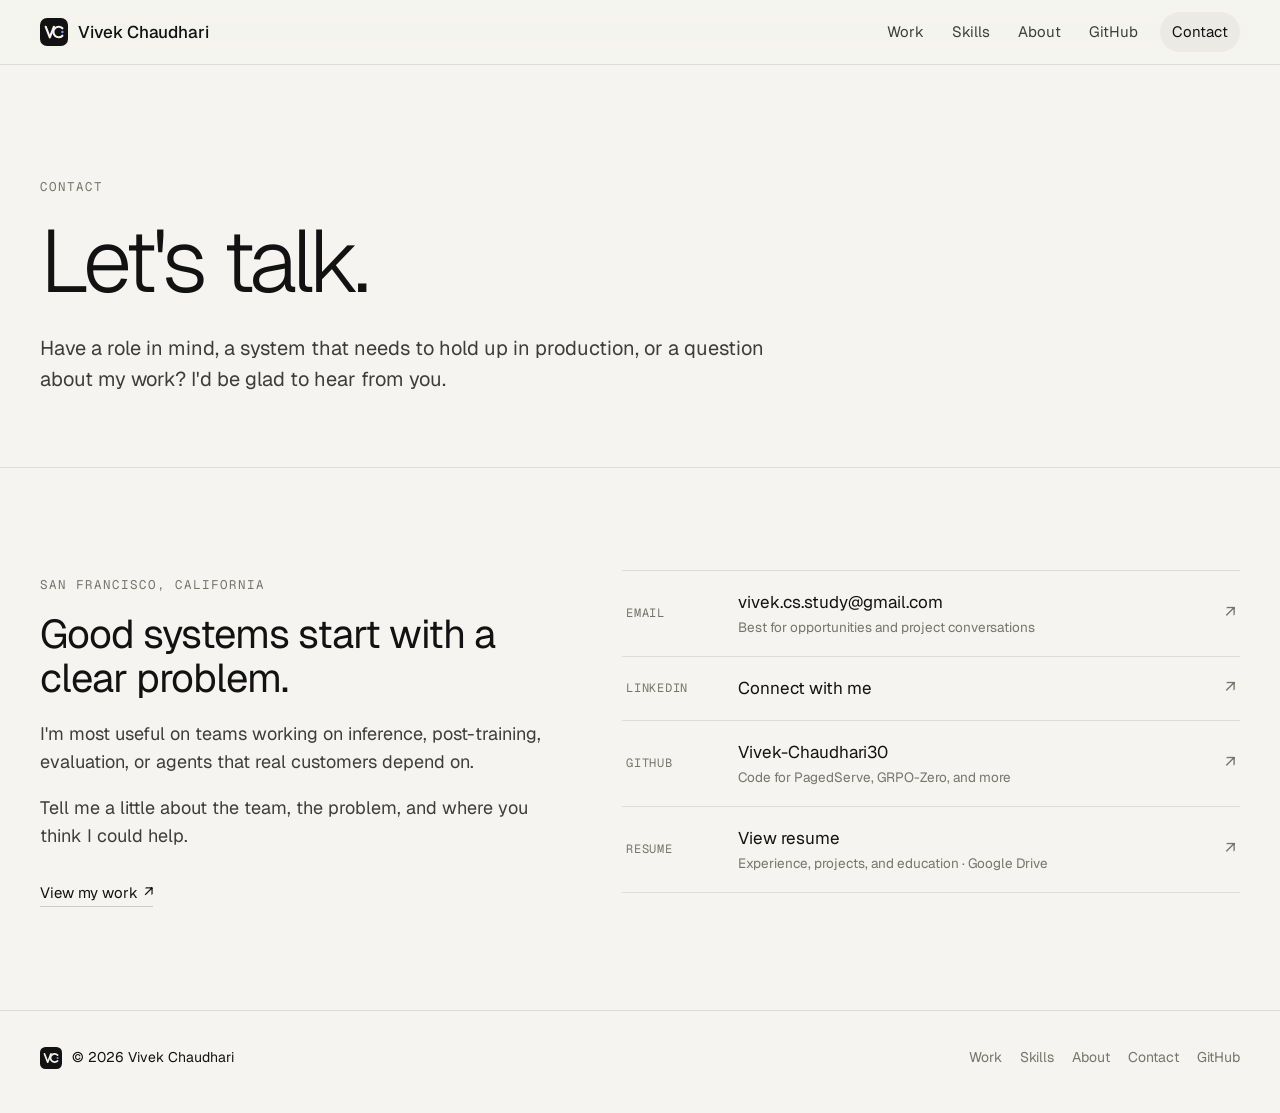
<file: html/contact.html>
<!doctype html>
<html lang="en" class="no-js">
<head>
  <meta charset="utf-8">
  <meta name="viewport" content="width=device-width, initial-scale=1">
  <title>Contact · Vivek Chaudhari</title>
  <meta name="description" content="Get in touch with Vivek Chaudhari by email, GitHub, or LinkedIn.">
  <link rel="canonical" href="https://vivek-chaudhari30.github.io/html/contact.html">
  <meta name="theme-color" content="#f5f4f0" media="(prefers-color-scheme: light)">
  <meta name="theme-color" content="#0d0d0f" media="(prefers-color-scheme: dark)">
  <meta property="og:type" content="website">
  <meta property="og:site_name" content="Vivek Chaudhari">
  <meta property="og:title" content="Contact · Vivek Chaudhari">
  <meta property="og:description" content="Get in touch with Vivek Chaudhari by email, GitHub, or LinkedIn.">
  <meta property="og:url" content="https://vivek-chaudhari30.github.io/html/contact.html">
  <meta property="og:image" content="https://vivek-chaudhari30.github.io/images/og.png">
  <meta name="twitter:card" content="summary_large_image">
  <link rel="icon" href="../images/favicon.svg" type="image/svg+xml">
  <link rel="apple-touch-icon" href="../images/apple-touch-icon.png">
  <link rel="preconnect" href="https://fonts.googleapis.com">
  <link rel="preconnect" href="https://fonts.gstatic.com" crossorigin>
  <link rel="stylesheet" href="https://fonts.googleapis.com/css2?family=Geist:wght@300..600&family=Geist+Mono:wght@400;500&display=swap">
  <link rel="stylesheet" href="../assets/css/site.css">
  <script src="../assets/js/site.js" defer></script>
</head>
<body>
  <a class="skip" href="#main">Skip to content</a>

  <header class="site-header">
    <nav class="nav wrap" aria-label="Main">
      <a class="brand" href="../index.html" aria-label="Vivek Chaudhari, home">
        <svg class="brand-mark" viewBox="0 0 32 32" aria-hidden="true"><rect width="32" height="32" rx="8"/><path class="fg" d="M6.5 10 11.2 22.2 15.9 10" fill="none" stroke-width="2.4" stroke-linecap="round" stroke-linejoin="round"/><path class="fg" d="M25.6 11.8a6 6 0 1 0 0 8.4" fill="none" stroke-width="2.4" stroke-linecap="round"/><circle cx="25.6" cy="16" r="1.5" fill="#6f8bff"/></svg>
        <span>Vivek Chaudhari</span>
      </a>
      <button class="menu-button" type="button" aria-label="Open menu" aria-controls="nav-links" aria-expanded="false"><span></span><span></span><span></span></button>
      <div class="nav-links" id="nav-links">
        <a href="work.html">Work</a>
        <a href="skills.html">Skills</a>
        <a href="about.html">About</a>
        <a href="https://github.com/Vivek-Chaudhari30" rel="noopener">GitHub</a>
        <a class="nav-cta" href="contact.html" aria-current="page">Contact</a>
      </div>
    </nav>
  </header>

  <main id="main">
    <section class="page-hero">
      <div class="wrap">
        <span class="eyebrow">Contact</span>
        <h1>Let's talk.</h1>
        <p>Have a role in mind, a system that needs to hold up in production, or a question about my work? I'd be glad to hear from you.</p>
      </div>
    </section>
    <div class="wrap contact-grid">
      <div class="prose">
        <span class="eyebrow">San Francisco, California</span>
        <h2 style="margin-top:16px">Good systems start with a clear problem.</h2>
        <p>I'm most useful on teams working on inference, post-training, evaluation, or agents that real customers depend on.</p>
        <p>Tell me a little about the team, the problem, and where you think I could help.</p>
        <p style="margin-top:28px"><a class="link" href="work.html">View my work <span aria-hidden="true">↗</span></a></p>
      </div>
      <div class="contact-list">
        <a href="mailto:vivek.cs.study@gmail.com"><span class="k">Email</span><span class="v">vivek.cs.study@gmail.com<small>Best for opportunities and project conversations</small></span><span class="a" aria-hidden="true">↗</span></a>
        <a href="https://www.linkedin.com/in/vivek-kirankumar-chaudhari/" rel="noopener"><span class="k">LinkedIn</span><span class="v">Connect with me</span><span class="a" aria-hidden="true">↗</span></a>
        <a href="https://github.com/Vivek-Chaudhari30" rel="noopener"><span class="k">GitHub</span><span class="v">Vivek-Chaudhari30<small>Code for PagedServe, GRPO-Zero, and more</small></span><span class="a" aria-hidden="true">↗</span></a>
        <a href="https://drive.google.com/file/d/1iyHjNIlwNmhAfoFey6BszGlsNfRY1gGX/view?usp=sharing"><span class="k">Resume</span><span class="v">View resume<small>Experience, projects, and education · Google Drive</small></span><span class="a" aria-hidden="true">↗</span></a>
      </div>
    </div>
  </main>

  <footer class="site-footer">
    <div class="wrap footer-grid">
      <span class="footer-brand">
        <svg class="brand-mark" viewBox="0 0 32 32" aria-hidden="true" style="width:22px;height:22px"><rect width="32" height="32" rx="8"/><path class="fg" d="M6.5 10 11.2 22.2 15.9 10" fill="none" stroke-width="2.4" stroke-linecap="round" stroke-linejoin="round"/><path class="fg" d="M25.6 11.8a6 6 0 1 0 0 8.4" fill="none" stroke-width="2.4" stroke-linecap="round"/><circle cx="25.6" cy="16" r="1.5" fill="#6f8bff"/></svg>
        © 2026 Vivek Chaudhari
      </span>
      <nav aria-label="Footer">
        <a href="work.html">Work</a><a href="skills.html">Skills</a><a href="about.html">About</a><a href="contact.html">Contact</a><a href="https://github.com/Vivek-Chaudhari30" rel="noopener">GitHub</a>
      </nav>
    </div>
  </footer>
</body>
</html>
</file>
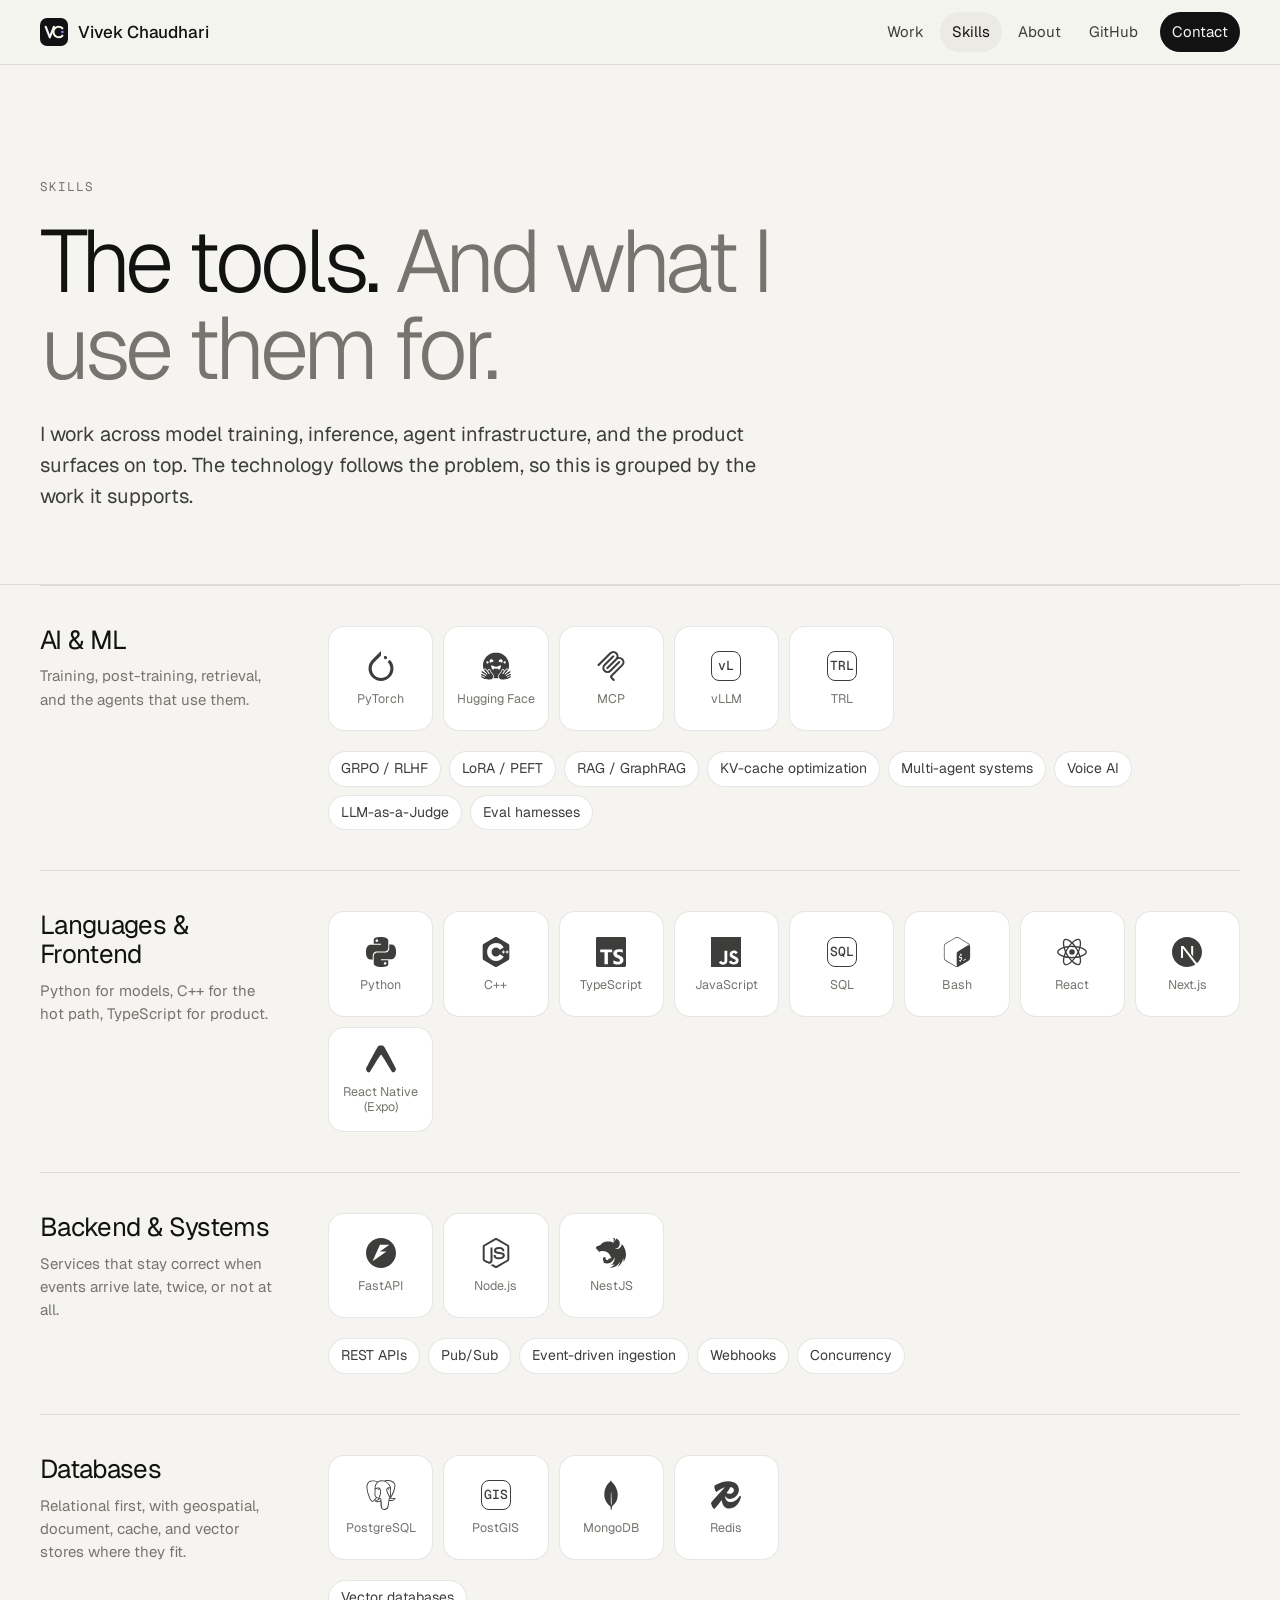
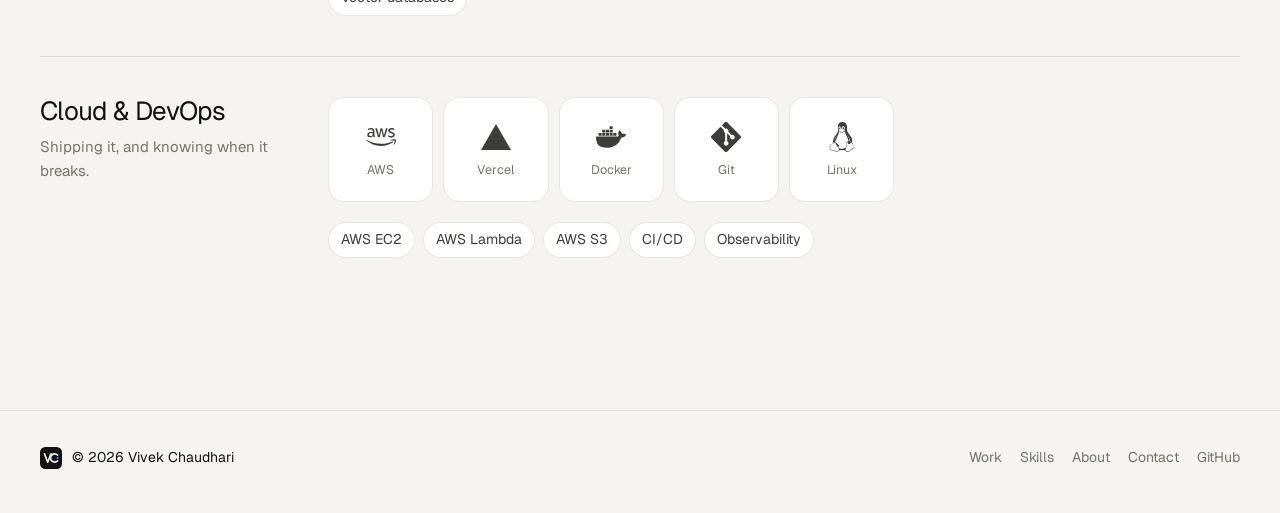
<file: html/skills.html>
<!doctype html>
<html lang="en" class="no-js">
<head>
  <meta charset="utf-8">
  <meta name="viewport" content="width=device-width, initial-scale=1">
  <title>Skills · Vivek Chaudhari</title>
  <meta name="description" content="Skills across AI and ML, languages, backend systems, databases, and cloud: PyTorch, GRPO, LoRA, RAG, MCP, FastAPI, PostgreSQL, AWS, and more.">
  <link rel="canonical" href="https://vivek-chaudhari30.github.io/html/skills.html">
  <meta name="theme-color" content="#f5f4f0" media="(prefers-color-scheme: light)">
  <meta name="theme-color" content="#0d0d0f" media="(prefers-color-scheme: dark)">
  <meta property="og:type" content="website">
  <meta property="og:site_name" content="Vivek Chaudhari">
  <meta property="og:title" content="Skills · Vivek Chaudhari">
  <meta property="og:description" content="Skills across AI and ML, languages, backend systems, databases, and cloud: PyTorch, GRPO, LoRA, RAG, MCP, FastAPI, PostgreSQL, AWS, and more.">
  <meta property="og:url" content="https://vivek-chaudhari30.github.io/html/skills.html">
  <meta property="og:image" content="https://vivek-chaudhari30.github.io/images/og.png">
  <meta name="twitter:card" content="summary_large_image">
  <link rel="icon" href="../images/favicon.svg" type="image/svg+xml">
  <link rel="apple-touch-icon" href="../images/apple-touch-icon.png">
  <link rel="preconnect" href="https://fonts.googleapis.com">
  <link rel="preconnect" href="https://fonts.gstatic.com" crossorigin>
  <link rel="stylesheet" href="https://fonts.googleapis.com/css2?family=Geist:wght@300..600&family=Geist+Mono:wght@400;500&display=swap">
  <link rel="stylesheet" href="../assets/css/site.css">
  <script src="../assets/js/site.js" defer></script>
</head>
<body>
  <a class="skip" href="#main">Skip to content</a>

  <header class="site-header">
    <nav class="nav wrap" aria-label="Main">
      <a class="brand" href="../index.html" aria-label="Vivek Chaudhari, home">
        <svg class="brand-mark" viewBox="0 0 32 32" aria-hidden="true"><rect width="32" height="32" rx="8"/><path class="fg" d="M6.5 10 11.2 22.2 15.9 10" fill="none" stroke-width="2.4" stroke-linecap="round" stroke-linejoin="round"/><path class="fg" d="M25.6 11.8a6 6 0 1 0 0 8.4" fill="none" stroke-width="2.4" stroke-linecap="round"/><circle cx="25.6" cy="16" r="1.5" fill="#6f8bff"/></svg>
        <span>Vivek Chaudhari</span>
      </a>
      <button class="menu-button" type="button" aria-label="Open menu" aria-controls="nav-links" aria-expanded="false"><span></span><span></span><span></span></button>
      <div class="nav-links" id="nav-links">
        <a href="work.html">Work</a>
        <a href="skills.html" aria-current="page">Skills</a>
        <a href="about.html">About</a>
        <a href="https://github.com/Vivek-Chaudhari30" rel="noopener">GitHub</a>
        <a class="nav-cta" href="contact.html">Contact</a>
      </div>
    </nav>
  </header>

  <main id="main">
    <section class="page-hero">
      <div class="wrap">
        <span class="eyebrow">Skills</span>
        <h1>The tools. <span>And what I use them for.</span></h1>
        <p>I work across model training, inference, agent infrastructure, and the product surfaces on top. The technology follows the problem, so this is grouped by the work it supports.</p>
      </div>
    </section>
    <div class="wrap" style="padding-bottom:clamp(64px,9vw,112px)">
      <section class="skill-group reveal" id="ai" aria-labelledby="ai-t">
        <div><h2 id="ai-t">AI &amp; ML</h2><p class="muted">Training, post-training, retrieval, and the agents that use them.</p></div>
        <div>
          <ul class="skill-grid" aria-label="AI &amp; ML"><li class="skill" tabindex="0"><i style="--icon:url(/assets/icons/pytorch.svg)" aria-hidden="true"></i>PyTorch</li><li class="skill" tabindex="0"><i style="--icon:url(/assets/icons/huggingface.svg)" aria-hidden="true"></i>Hugging Face</li><li class="skill" tabindex="0"><i style="--icon:url(/assets/icons/modelcontextprotocol.svg)" aria-hidden="true"></i>MCP</li><li class="skill" tabindex="0"><i class="glyph" aria-hidden="true">vL</i>vLLM</li><li class="skill" tabindex="0"><i class="glyph" aria-hidden="true">TRL</i>TRL</li></ul>
          <ul class="tags" aria-label="AI &amp; ML techniques"><li class="tag">GRPO / RLHF</li><li class="tag">LoRA / PEFT</li><li class="tag">RAG / GraphRAG</li><li class="tag">KV-cache optimization</li><li class="tag">Multi-agent systems</li><li class="tag">Voice AI</li><li class="tag">LLM-as-a-Judge</li><li class="tag">Eval harnesses</li></ul>
        </div>
      </section>
      <section class="skill-group reveal" id="languages" aria-labelledby="languages-t">
        <div><h2 id="languages-t">Languages &amp; Frontend</h2><p class="muted">Python for models, C++ for the hot path, TypeScript for product.</p></div>
        <div>
          <ul class="skill-grid" aria-label="Languages &amp; Frontend"><li class="skill" tabindex="0"><i style="--icon:url(/assets/icons/python.svg)" aria-hidden="true"></i>Python</li><li class="skill" tabindex="0"><i style="--icon:url(/assets/icons/cplusplus.svg)" aria-hidden="true"></i>C++</li><li class="skill" tabindex="0"><i style="--icon:url(/assets/icons/typescript.svg)" aria-hidden="true"></i>TypeScript</li><li class="skill" tabindex="0"><i style="--icon:url(/assets/icons/javascript.svg)" aria-hidden="true"></i>JavaScript</li><li class="skill" tabindex="0"><i class="glyph" aria-hidden="true">SQL</i>SQL</li><li class="skill" tabindex="0"><i style="--icon:url(/assets/icons/gnubash.svg)" aria-hidden="true"></i>Bash</li><li class="skill" tabindex="0"><i style="--icon:url(/assets/icons/react.svg)" aria-hidden="true"></i>React</li><li class="skill" tabindex="0"><i style="--icon:url(/assets/icons/nextdotjs.svg)" aria-hidden="true"></i>Next.js</li><li class="skill" tabindex="0"><i style="--icon:url(/assets/icons/expo.svg)" aria-hidden="true"></i>React Native (Expo)</li></ul>
          
        </div>
      </section>
      <section class="skill-group reveal" id="backend" aria-labelledby="backend-t">
        <div><h2 id="backend-t">Backend &amp; Systems</h2><p class="muted">Services that stay correct when events arrive late, twice, or not at all.</p></div>
        <div>
          <ul class="skill-grid" aria-label="Backend &amp; Systems"><li class="skill" tabindex="0"><i style="--icon:url(/assets/icons/fastapi.svg)" aria-hidden="true"></i>FastAPI</li><li class="skill" tabindex="0"><i style="--icon:url(/assets/icons/nodedotjs.svg)" aria-hidden="true"></i>Node.js</li><li class="skill" tabindex="0"><i style="--icon:url(/assets/icons/nestjs.svg)" aria-hidden="true"></i>NestJS</li></ul>
          <ul class="tags" aria-label="Backend &amp; Systems techniques"><li class="tag">REST APIs</li><li class="tag">Pub/Sub</li><li class="tag">Event-driven ingestion</li><li class="tag">Webhooks</li><li class="tag">Concurrency</li></ul>
        </div>
      </section>
      <section class="skill-group reveal" id="data" aria-labelledby="data-t">
        <div><h2 id="data-t">Databases</h2><p class="muted">Relational first, with geospatial, document, cache, and vector stores where they fit.</p></div>
        <div>
          <ul class="skill-grid" aria-label="Databases"><li class="skill" tabindex="0"><i style="--icon:url(/assets/icons/postgresql.svg)" aria-hidden="true"></i>PostgreSQL</li><li class="skill" tabindex="0"><i class="glyph" aria-hidden="true">GIS</i>PostGIS</li><li class="skill" tabindex="0"><i style="--icon:url(/assets/icons/mongodb.svg)" aria-hidden="true"></i>MongoDB</li><li class="skill" tabindex="0"><i style="--icon:url(/assets/icons/redis.svg)" aria-hidden="true"></i>Redis</li></ul>
          <ul class="tags" aria-label="Databases techniques"><li class="tag">Vector databases</li></ul>
        </div>
      </section>
      <section class="skill-group reveal" id="cloud" aria-labelledby="cloud-t">
        <div><h2 id="cloud-t">Cloud &amp; DevOps</h2><p class="muted">Shipping it, and knowing when it breaks.</p></div>
        <div>
          <ul class="skill-grid" aria-label="Cloud &amp; DevOps"><li class="skill" tabindex="0"><i style="--icon:url(/assets/icons/amazonwebservices.svg)" aria-hidden="true"></i>AWS</li><li class="skill" tabindex="0"><i style="--icon:url(/assets/icons/vercel.svg)" aria-hidden="true"></i>Vercel</li><li class="skill" tabindex="0"><i style="--icon:url(/assets/icons/docker.svg)" aria-hidden="true"></i>Docker</li><li class="skill" tabindex="0"><i style="--icon:url(/assets/icons/git.svg)" aria-hidden="true"></i>Git</li><li class="skill" tabindex="0"><i style="--icon:url(/assets/icons/linux.svg)" aria-hidden="true"></i>Linux</li></ul>
          <ul class="tags" aria-label="Cloud &amp; DevOps techniques"><li class="tag">AWS EC2</li><li class="tag">AWS Lambda</li><li class="tag">AWS S3</li><li class="tag">CI/CD</li><li class="tag">Observability</li></ul>
        </div>
      </section>
    </div>
  </main>

  <footer class="site-footer">
    <div class="wrap footer-grid">
      <span class="footer-brand">
        <svg class="brand-mark" viewBox="0 0 32 32" aria-hidden="true" style="width:22px;height:22px"><rect width="32" height="32" rx="8"/><path class="fg" d="M6.5 10 11.2 22.2 15.9 10" fill="none" stroke-width="2.4" stroke-linecap="round" stroke-linejoin="round"/><path class="fg" d="M25.6 11.8a6 6 0 1 0 0 8.4" fill="none" stroke-width="2.4" stroke-linecap="round"/><circle cx="25.6" cy="16" r="1.5" fill="#6f8bff"/></svg>
        © 2026 Vivek Chaudhari
      </span>
      <nav aria-label="Footer">
        <a href="work.html">Work</a><a href="skills.html">Skills</a><a href="about.html">About</a><a href="contact.html">Contact</a><a href="https://github.com/Vivek-Chaudhari30" rel="noopener">GitHub</a>
      </nav>
    </div>
  </footer>
</body>
</html>
</file>
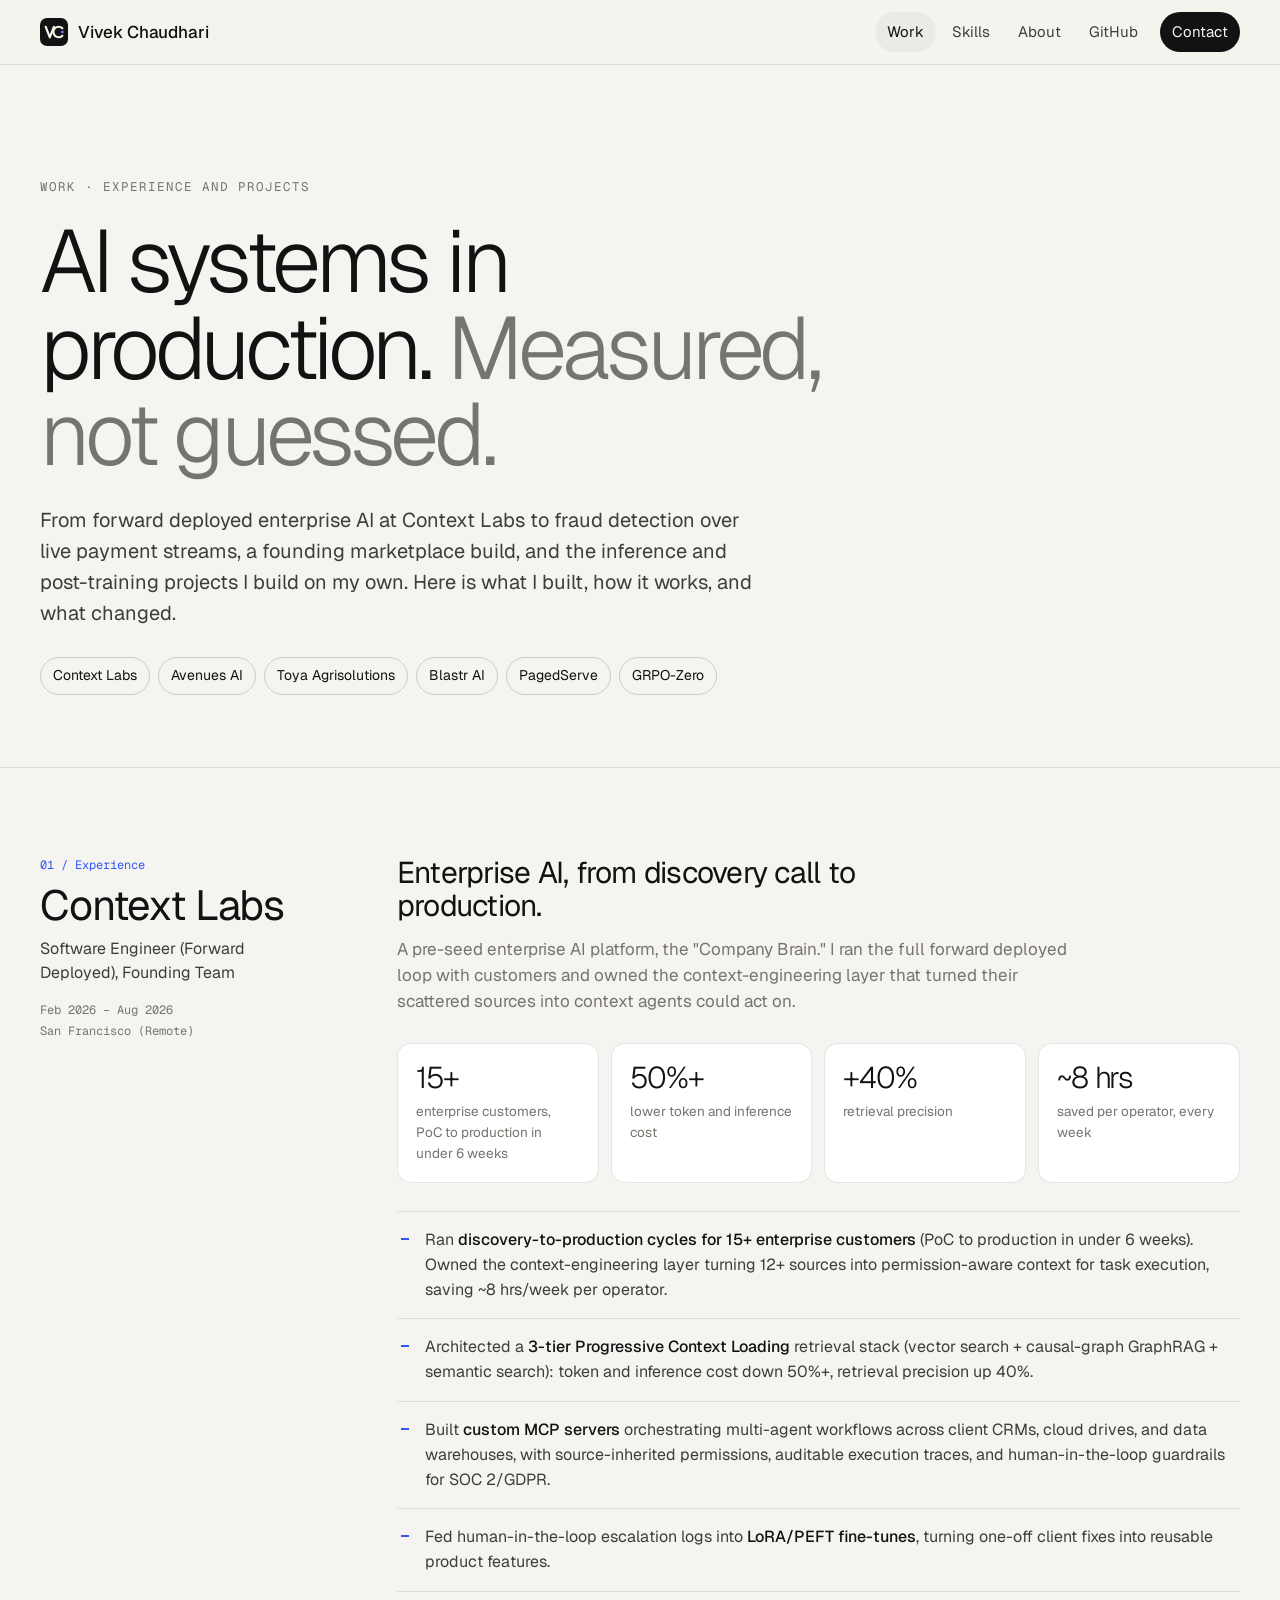
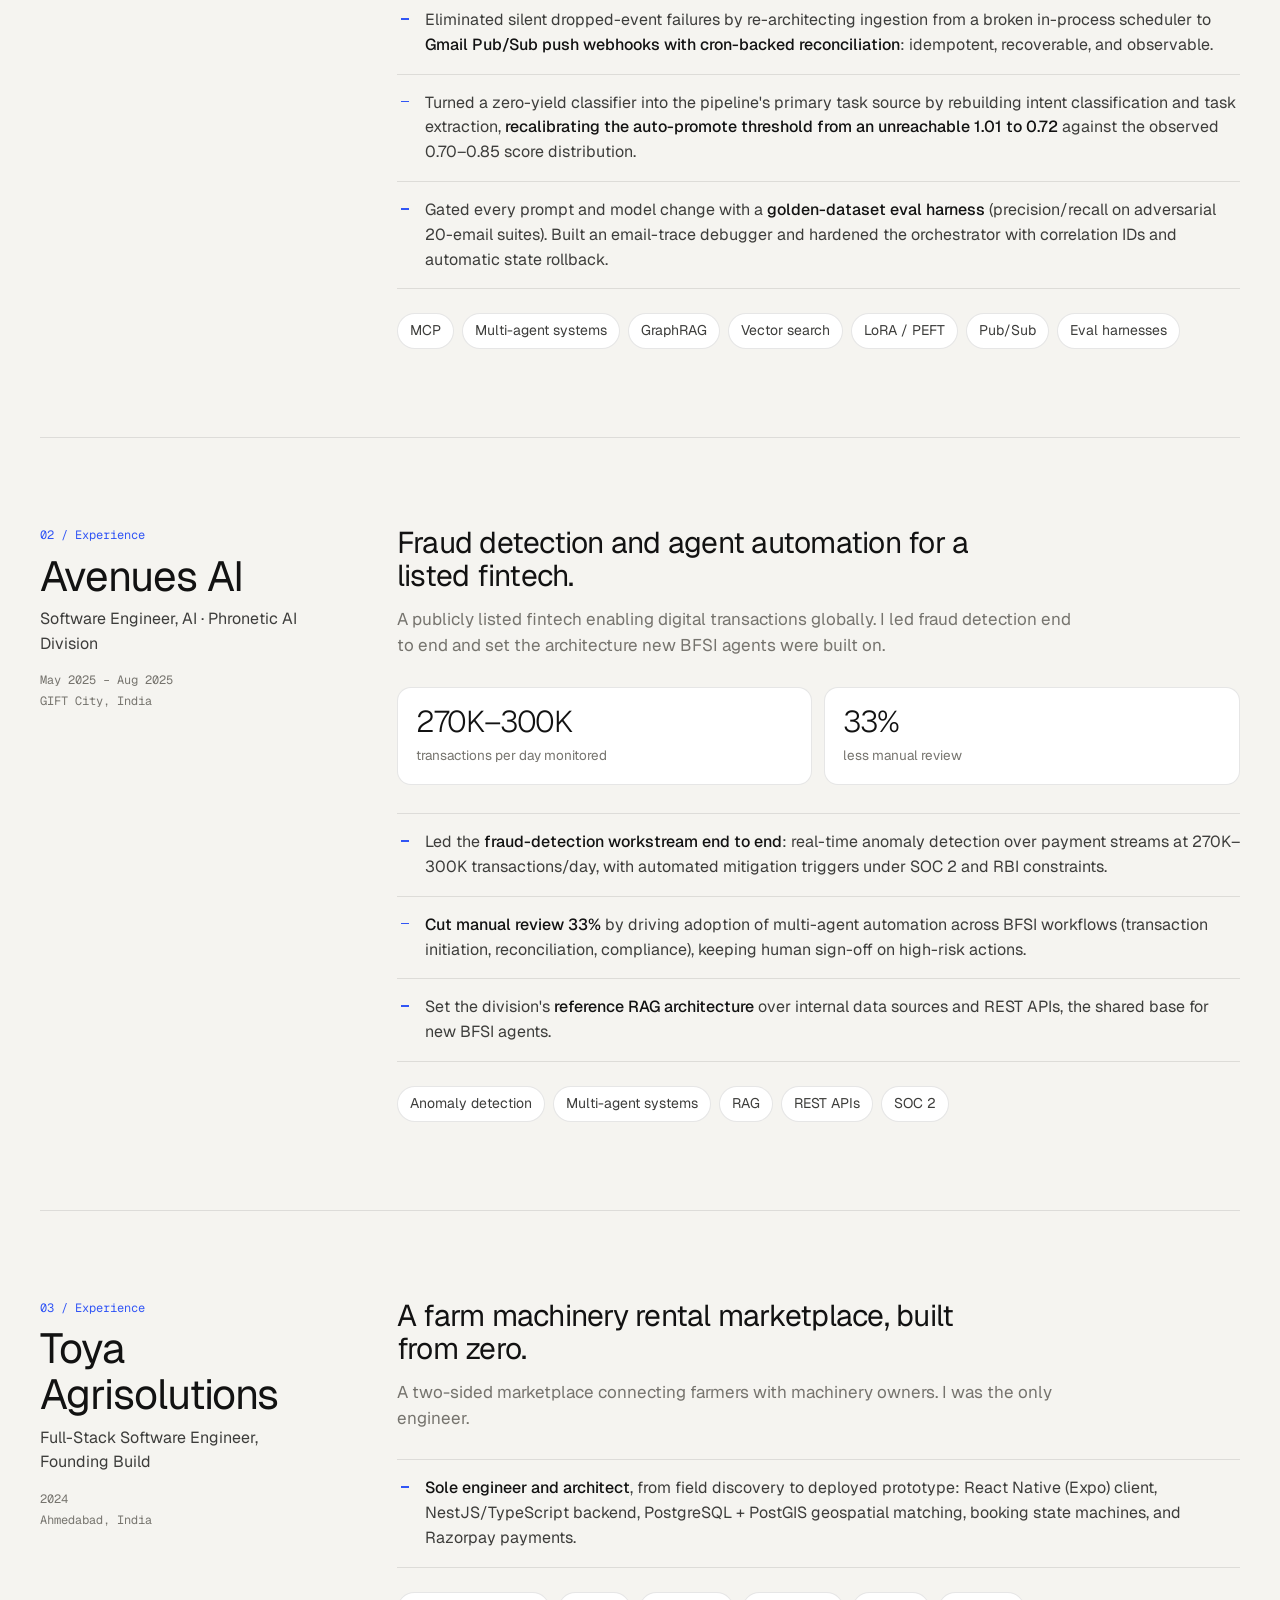
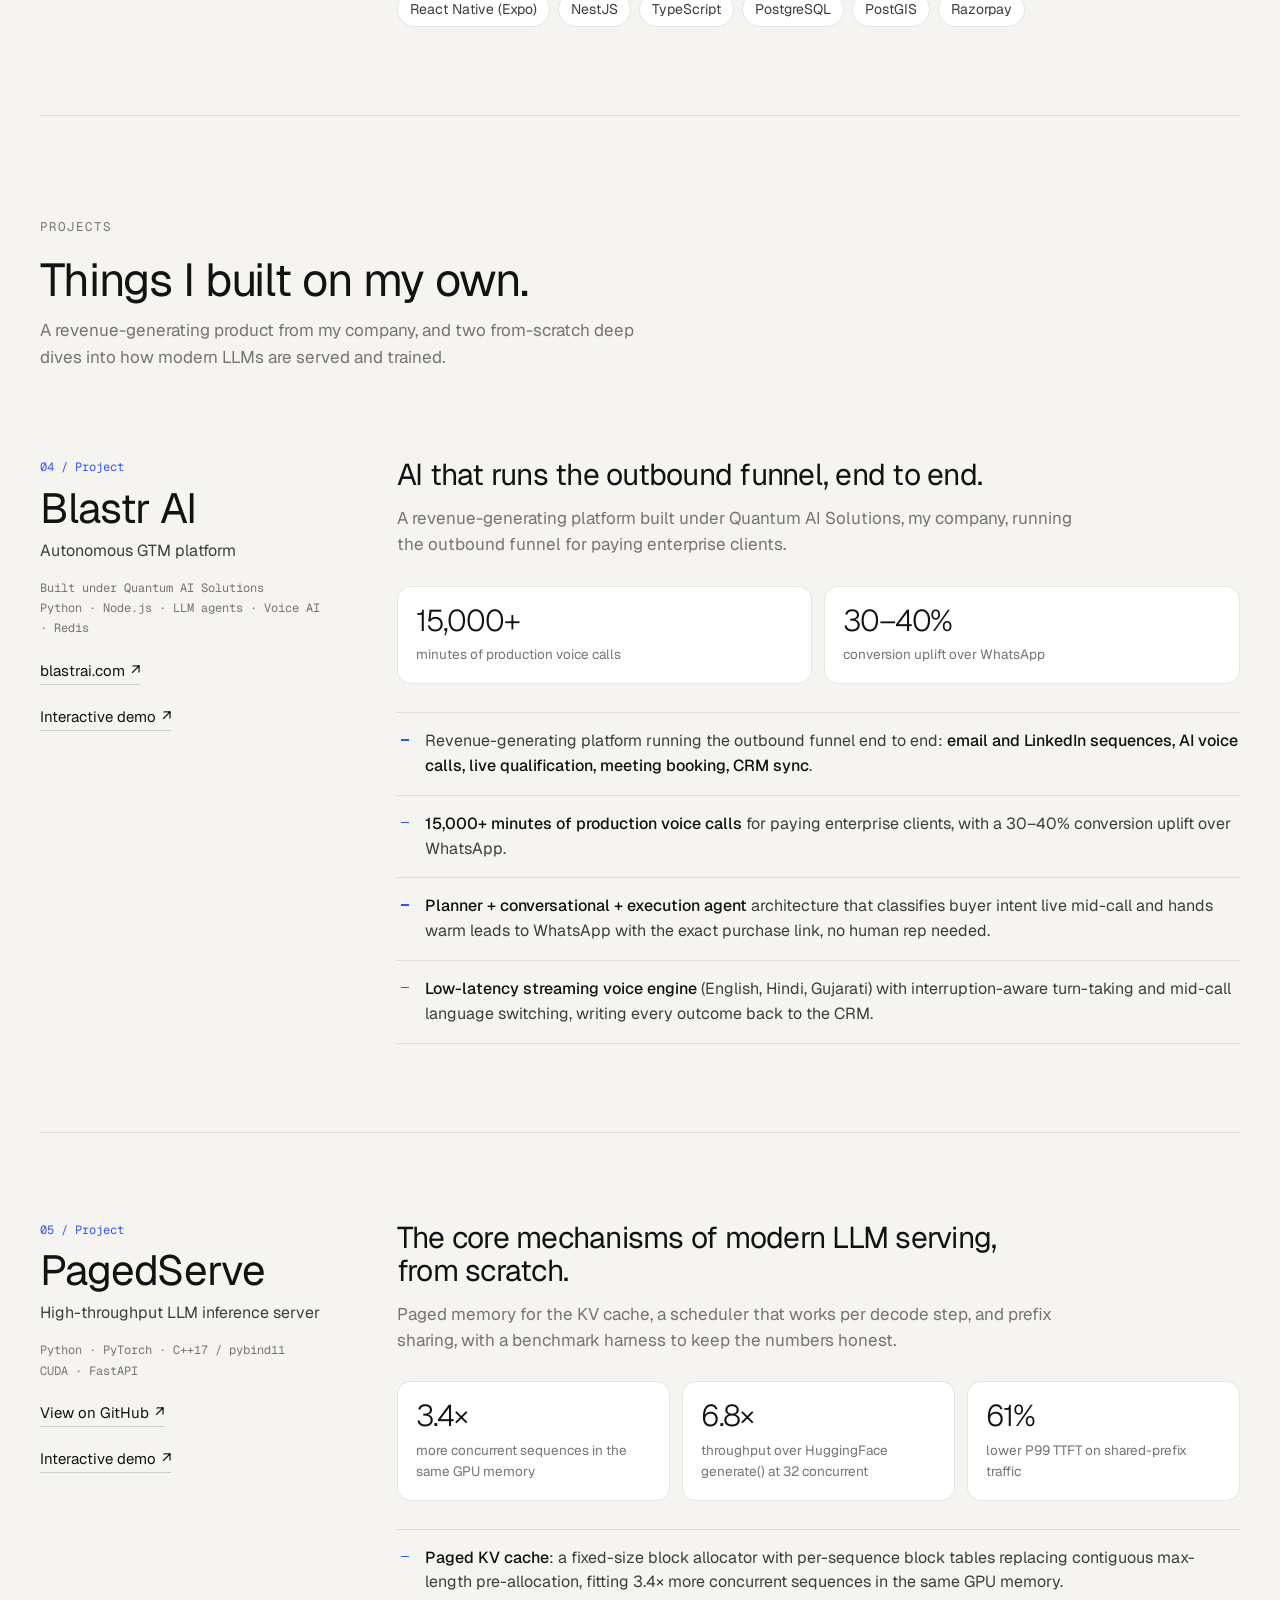
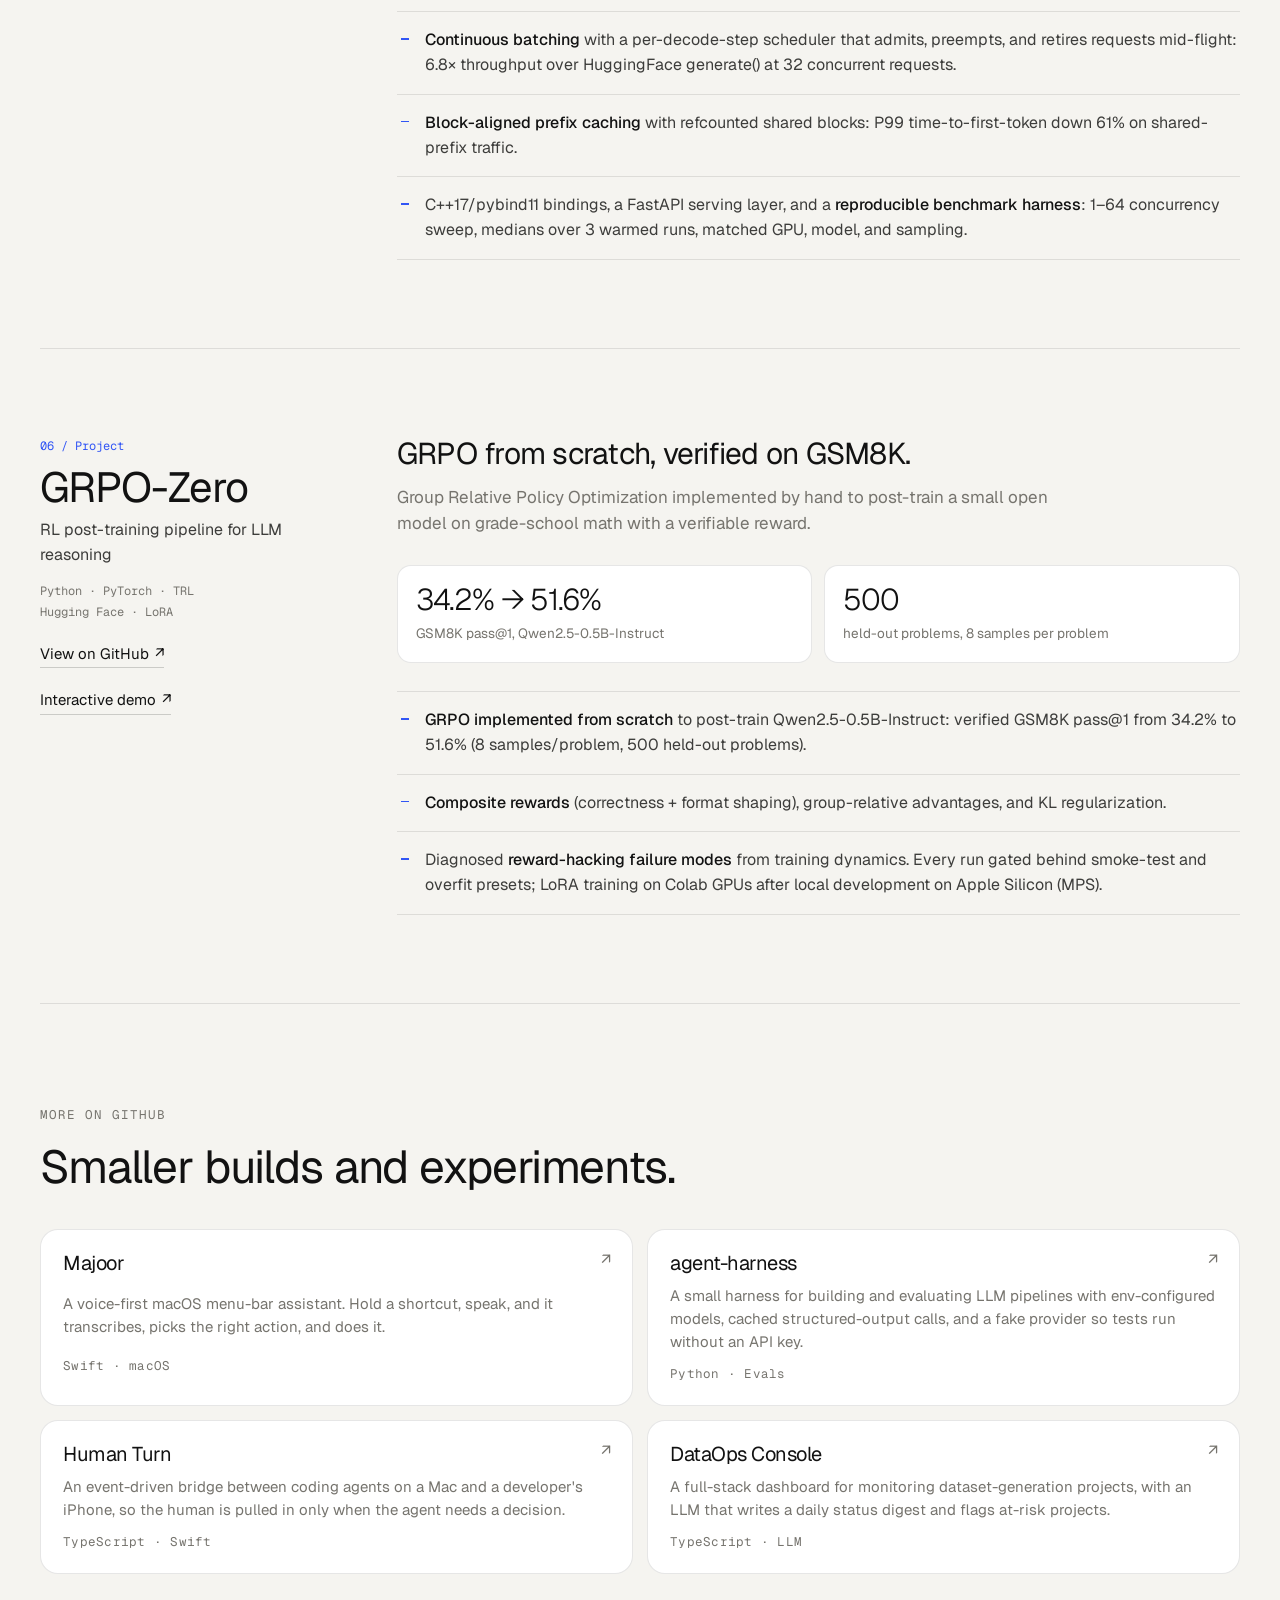
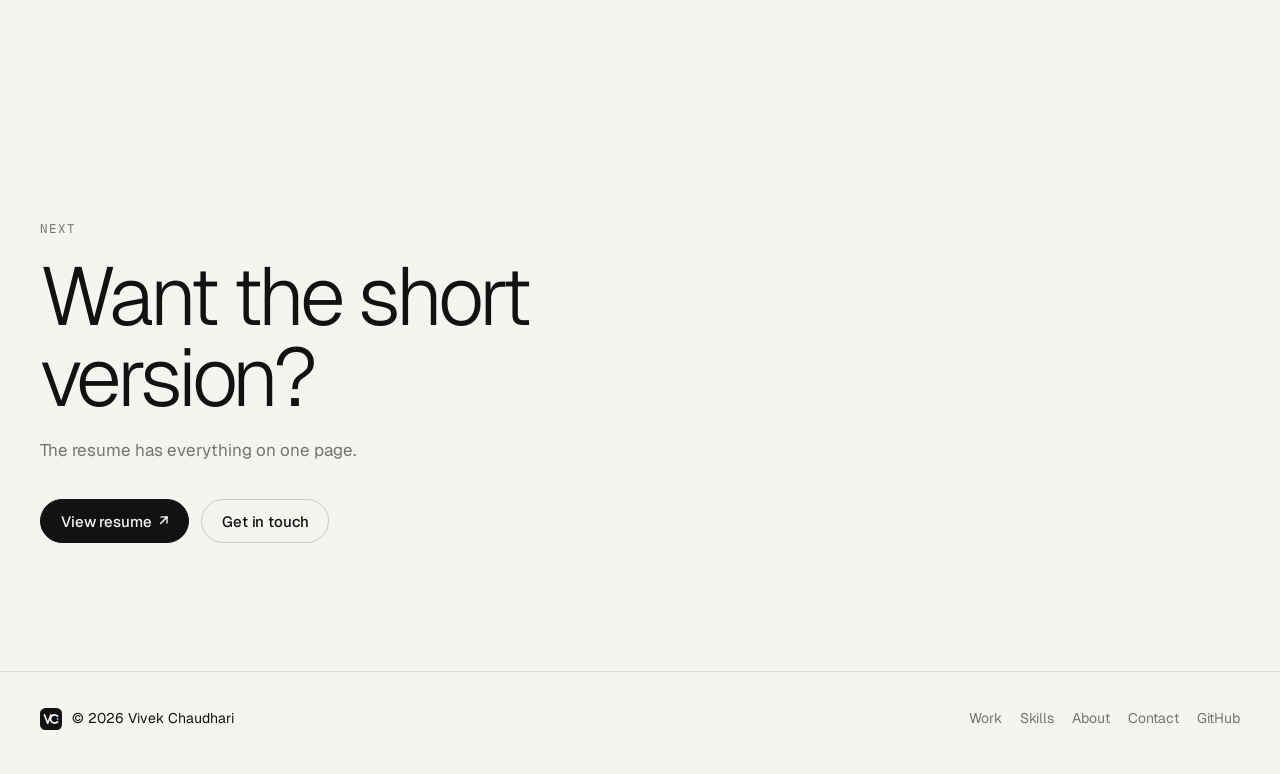
<file: html/work.html>
<!doctype html>
<html lang="en" class="no-js">
<head>
  <meta charset="utf-8">
  <meta name="viewport" content="width=device-width, initial-scale=1">
  <title>Work · Vivek Chaudhari</title>
  <meta name="description" content="Experience and projects: forward deployed AI at Context Labs, fraud detection at Avenues AI, a founding build at Toya, plus PagedServe, GRPO-Zero, and Blastr AI.">
  <link rel="canonical" href="https://vivek-chaudhari30.github.io/html/work.html">
  <meta name="theme-color" content="#f5f4f0" media="(prefers-color-scheme: light)">
  <meta name="theme-color" content="#0d0d0f" media="(prefers-color-scheme: dark)">
  <meta property="og:type" content="website">
  <meta property="og:site_name" content="Vivek Chaudhari">
  <meta property="og:title" content="Work · Vivek Chaudhari">
  <meta property="og:description" content="What I built, how it works, and what changed: enterprise AI, fintech, inference, and RL post-training.">
  <meta property="og:url" content="https://vivek-chaudhari30.github.io/html/work.html">
  <meta property="og:image" content="https://vivek-chaudhari30.github.io/images/og.png">
  <meta name="twitter:card" content="summary_large_image">
  <link rel="icon" href="../images/favicon.svg" type="image/svg+xml">
  <link rel="apple-touch-icon" href="../images/apple-touch-icon.png">
  <link rel="preconnect" href="https://fonts.googleapis.com">
  <link rel="preconnect" href="https://fonts.gstatic.com" crossorigin>
  <link rel="stylesheet" href="https://fonts.googleapis.com/css2?family=Geist:wght@300..600&family=Geist+Mono:wght@400;500&display=swap">
  <link rel="stylesheet" href="../assets/css/site.css">
  <script src="../assets/js/site.js" defer></script>
</head>
<body>
  <a class="skip" href="#main">Skip to content</a>

  <header class="site-header">
    <nav class="nav wrap" aria-label="Main">
      <a class="brand" href="../index.html" aria-label="Vivek Chaudhari, home">
        <svg class="brand-mark" viewBox="0 0 32 32" aria-hidden="true"><rect width="32" height="32" rx="8"/><path class="fg" d="M6.5 10 11.2 22.2 15.9 10" fill="none" stroke-width="2.4" stroke-linecap="round" stroke-linejoin="round"/><path class="fg" d="M25.6 11.8a6 6 0 1 0 0 8.4" fill="none" stroke-width="2.4" stroke-linecap="round"/><circle cx="25.6" cy="16" r="1.5" fill="#6f8bff"/></svg>
        <span>Vivek Chaudhari</span>
      </a>
      <button class="menu-button" type="button" aria-label="Open menu" aria-controls="nav-links" aria-expanded="false"><span></span><span></span><span></span></button>
      <div class="nav-links" id="nav-links">
        <a href="work.html" aria-current="page">Work</a>
        <a href="skills.html">Skills</a>
        <a href="about.html">About</a>
        <a href="https://github.com/Vivek-Chaudhari30" rel="noopener">GitHub</a>
        <a class="nav-cta" href="contact.html">Contact</a>
      </div>
    </nav>
  </header>

  <main id="main">
    <section class="page-hero">
      <div class="wrap">
        <span class="eyebrow">Work · Experience and projects</span>
        <h1>AI systems in production. <span>Measured, not guessed.</span></h1>
        <p>From forward deployed enterprise AI at Context Labs to fraud detection over live payment streams, a founding marketplace build, and the inference and post-training projects I build on my own. Here is what I built, how it works, and what changed.</p>
        <div class="chips">
          <a class="chip-link" href="#context-labs">Context Labs</a>
          <a class="chip-link" href="#avenues-ai">Avenues AI</a>
          <a class="chip-link" href="#toya">Toya Agrisolutions</a>
          <a class="chip-link" href="#blastr-ai">Blastr AI</a>
          <a class="chip-link" href="#pagedserve">PagedServe</a>
          <a class="chip-link" href="#grpo-zero">GRPO-Zero</a>
        </div>
      </div>
    </section>

    <div class="wrap">
      <article class="entry" id="context-labs">
        <div class="entry-side">
          <span class="num">01 / Experience</span>
          <h2>Context Labs</h2>
          <p class="role">Software Engineer (Forward Deployed), Founding Team</p>
          <p class="meta">Feb 2026 – Aug 2026<br>San Francisco (Remote)</p>
        </div>
        <div class="entry-main">
          <h3>Enterprise AI, from discovery call to production.</h3>
          <p>A pre-seed enterprise AI platform, the "Company Brain." I ran the full forward deployed loop with customers and owned the context-engineering layer that turned their scattered sources into context agents could act on.</p>
          <div class="stat-row">
            <div class="stat"><strong>15+</strong><span>enterprise customers, PoC to production in under 6 weeks</span></div>
            <div class="stat"><strong>50%+</strong><span>lower token and inference cost</span></div>
            <div class="stat"><strong>+40%</strong><span>retrieval precision</span></div>
            <div class="stat"><strong>~8 hrs</strong><span>saved per operator, every week</span></div>
          </div>
          <ul class="bullets">
            <li>Ran <strong>discovery-to-production cycles for 15+ enterprise customers</strong> (PoC to production in under 6 weeks). Owned the context-engineering layer turning 12+ sources into permission-aware context for task execution, saving ~8 hrs/week per operator.</li>
            <li>Architected a <strong>3-tier Progressive Context Loading</strong> retrieval stack (vector search + causal-graph GraphRAG + semantic search): token and inference cost down 50%+, retrieval precision up 40%.</li>
            <li>Built <strong>custom MCP servers</strong> orchestrating multi-agent workflows across client CRMs, cloud drives, and data warehouses, with source-inherited permissions, auditable execution traces, and human-in-the-loop guardrails for SOC 2/GDPR.</li>
            <li>Fed human-in-the-loop escalation logs into <strong>LoRA/PEFT fine-tunes</strong>, turning one-off client fixes into reusable product features.</li>
            <li>Eliminated silent dropped-event failures by re-architecting ingestion from a broken in-process scheduler to <strong>Gmail Pub/Sub push webhooks with cron-backed reconciliation</strong>: idempotent, recoverable, and observable.</li>
            <li>Turned a zero-yield classifier into the pipeline's primary task source by rebuilding intent classification and task extraction, <strong>recalibrating the auto-promote threshold from an unreachable 1.01 to 0.72</strong> against the observed 0.70–0.85 score distribution.</li>
            <li>Gated every prompt and model change with a <strong>golden-dataset eval harness</strong> (precision/recall on adversarial 20-email suites). Built an email-trace debugger and hardened the orchestrator with correlation IDs and automatic state rollback.</li>
          </ul>
          <ul class="tags" aria-label="Technologies">
            <li class="tag">MCP</li><li class="tag">Multi-agent systems</li><li class="tag">GraphRAG</li><li class="tag">Vector search</li><li class="tag">LoRA / PEFT</li><li class="tag">Pub/Sub</li><li class="tag">Eval harnesses</li>
          </ul>
        </div>
      </article>

      <article class="entry" id="avenues-ai">
        <div class="entry-side">
          <span class="num">02 / Experience</span>
          <h2>Avenues AI</h2>
          <p class="role">Software Engineer, AI · Phronetic AI Division</p>
          <p class="meta">May 2025 – Aug 2025<br>GIFT City, India</p>
        </div>
        <div class="entry-main">
          <h3>Fraud detection and agent automation for a listed fintech.</h3>
          <p>A publicly listed fintech enabling digital transactions globally. I led fraud detection end to end and set the architecture new BFSI agents were built on.</p>
          <div class="stat-row">
            <div class="stat"><strong>270K–300K</strong><span>transactions per day monitored</span></div>
            <div class="stat"><strong>33%</strong><span>less manual review</span></div>
          </div>
          <ul class="bullets">
            <li>Led the <strong>fraud-detection workstream end to end</strong>: real-time anomaly detection over payment streams at 270K–300K transactions/day, with automated mitigation triggers under SOC 2 and RBI constraints.</li>
            <li><strong>Cut manual review 33%</strong> by driving adoption of multi-agent automation across BFSI workflows (transaction initiation, reconciliation, compliance), keeping human sign-off on high-risk actions.</li>
            <li>Set the division's <strong>reference RAG architecture</strong> over internal data sources and REST APIs, the shared base for new BFSI agents.</li>
          </ul>
          <ul class="tags" aria-label="Technologies">
            <li class="tag">Anomaly detection</li><li class="tag">Multi-agent systems</li><li class="tag">RAG</li><li class="tag">REST APIs</li><li class="tag">SOC 2</li>
          </ul>
        </div>
      </article>

      <article class="entry" id="toya">
        <div class="entry-side">
          <span class="num">03 / Experience</span>
          <h2>Toya Agrisolutions</h2>
          <p class="role">Full-Stack Software Engineer, Founding Build</p>
          <p class="meta">2024<br>Ahmedabad, India</p>
        </div>
        <div class="entry-main">
          <h3>A farm machinery rental marketplace, built from zero.</h3>
          <p>A two-sided marketplace connecting farmers with machinery owners. I was the only engineer.</p>
          <ul class="bullets">
            <li><strong>Sole engineer and architect</strong>, from field discovery to deployed prototype: React Native (Expo) client, NestJS/TypeScript backend, PostgreSQL + PostGIS geospatial matching, booking state machines, and Razorpay payments.</li>
          </ul>
          <ul class="tags" aria-label="Technologies">
            <li class="tag">React Native (Expo)</li><li class="tag">NestJS</li><li class="tag">TypeScript</li><li class="tag">PostgreSQL</li><li class="tag">PostGIS</li><li class="tag">Razorpay</li>
          </ul>
        </div>
      </article>

      <header class="group-title" id="projects">
        <span class="eyebrow">Projects</span>
        <h2 style="margin-top:16px">Things I built on my own.</h2>
        <p>A revenue-generating product from my company, and two from-scratch deep dives into how modern LLMs are served and trained.</p>
      </header>

      <article class="entry" id="blastr-ai">
        <div class="entry-side">
          <span class="num">04 / Project</span>
          <h2>Blastr AI</h2>
          <p class="role">Autonomous GTM platform</p>
          <p class="meta">Built under Quantum AI Solutions<br>Python · Node.js · LLM agents · Voice AI · Redis</p>
          <a class="link" href="https://www.blastrai.com" rel="noopener">blastrai.com <span aria-hidden="true">↗</span></a>
          <a class="link" href="../index.html#demo-blastr">Interactive demo <span aria-hidden="true">↗</span></a>
        </div>
        <div class="entry-main">
          <h3>AI that runs the outbound funnel, end to end.</h3>
          <p>A revenue-generating platform built under Quantum AI Solutions, my company, running the outbound funnel for paying enterprise clients.</p>
          <div class="stat-row">
            <div class="stat"><strong>15,000+</strong><span>minutes of production voice calls</span></div>
            <div class="stat"><strong>30–40%</strong><span>conversion uplift over WhatsApp</span></div>
          </div>
          <ul class="bullets">
            <li>Revenue-generating platform running the outbound funnel end to end: <strong>email and LinkedIn sequences, AI voice calls, live qualification, meeting booking, CRM sync</strong>.</li>
            <li><strong>15,000+ minutes of production voice calls</strong> for paying enterprise clients, with a 30–40% conversion uplift over WhatsApp.</li>
            <li><strong>Planner + conversational + execution agent</strong> architecture that classifies buyer intent live mid-call and hands warm leads to WhatsApp with the exact purchase link, no human rep needed.</li>
            <li><strong>Low-latency streaming voice engine</strong> (English, Hindi, Gujarati) with interruption-aware turn-taking and mid-call language switching, writing every outcome back to the CRM.</li>
          </ul>
        </div>
      </article>

      <article class="entry" id="pagedserve">
        <div class="entry-side">
          <span class="num">05 / Project</span>
          <h2>PagedServe</h2>
          <p class="role">High-throughput LLM inference server</p>
          <p class="meta">Python · PyTorch · C++17 / pybind11<br>CUDA · FastAPI</p>
          <a class="link" href="https://github.com/Vivek-Chaudhari30/Paged_Serve" rel="noopener">View on GitHub <span aria-hidden="true">↗</span></a>
          <a class="link" href="../index.html#demo-pagedserve">Interactive demo <span aria-hidden="true">↗</span></a>
        </div>
        <div class="entry-main">
          <h3>The core mechanisms of modern LLM serving, from scratch.</h3>
          <p>Paged memory for the KV cache, a scheduler that works per decode step, and prefix sharing, with a benchmark harness to keep the numbers honest.</p>
          <div class="stat-row">
            <div class="stat"><strong>3.4×</strong><span>more concurrent sequences in the same GPU memory</span></div>
            <div class="stat"><strong>6.8×</strong><span>throughput over HuggingFace generate() at 32 concurrent</span></div>
            <div class="stat"><strong>61%</strong><span>lower P99 TTFT on shared-prefix traffic</span></div>
          </div>
          <ul class="bullets">
            <li><strong>Paged KV cache</strong>: a fixed-size block allocator with per-sequence block tables replacing contiguous max-length pre-allocation, fitting 3.4× more concurrent sequences in the same GPU memory.</li>
            <li><strong>Continuous batching</strong> with a per-decode-step scheduler that admits, preempts, and retires requests mid-flight: 6.8× throughput over HuggingFace generate() at 32 concurrent requests.</li>
            <li><strong>Block-aligned prefix caching</strong> with refcounted shared blocks: P99 time-to-first-token down 61% on shared-prefix traffic.</li>
            <li>C++17/pybind11 bindings, a FastAPI serving layer, and a <strong>reproducible benchmark harness</strong>: 1–64 concurrency sweep, medians over 3 warmed runs, matched GPU, model, and sampling.</li>
          </ul>
        </div>
      </article>

      <article class="entry" id="grpo-zero">
        <div class="entry-side">
          <span class="num">06 / Project</span>
          <h2>GRPO-Zero</h2>
          <p class="role">RL post-training pipeline for LLM reasoning</p>
          <p class="meta">Python · PyTorch · TRL<br>Hugging Face · LoRA</p>
          <a class="link" href="https://github.com/Vivek-Chaudhari30/GRPO-Zero" rel="noopener">View on GitHub <span aria-hidden="true">↗</span></a>
          <a class="link" href="../index.html#demo-grpo">Interactive demo <span aria-hidden="true">↗</span></a>
        </div>
        <div class="entry-main">
          <h3>GRPO from scratch, verified on GSM8K.</h3>
          <p>Group Relative Policy Optimization implemented by hand to post-train a small open model on grade-school math with a verifiable reward.</p>
          <div class="stat-row">
            <div class="stat"><strong>34.2% → 51.6%</strong><span>GSM8K pass@1, Qwen2.5-0.5B-Instruct</span></div>
            <div class="stat"><strong>500</strong><span>held-out problems, 8 samples per problem</span></div>
          </div>
          <ul class="bullets">
            <li><strong>GRPO implemented from scratch</strong> to post-train Qwen2.5-0.5B-Instruct: verified GSM8K pass@1 from 34.2% to 51.6% (8 samples/problem, 500 held-out problems).</li>
            <li><strong>Composite rewards</strong> (correctness + format shaping), group-relative advantages, and KL regularization.</li>
            <li>Diagnosed <strong>reward-hacking failure modes</strong> from training dynamics. Every run gated behind smoke-test and overfit presets; LoRA training on Colab GPUs after local development on Apple Silicon (MPS).</li>
          </ul>
        </div>
      </article>

      <header class="group-title" id="more">
        <span class="eyebrow">More on GitHub</span>
        <h2 style="margin-top:16px">Smaller builds and experiments.</h2>
      </header>
      <div class="repo-grid">
        <a class="repo" href="https://github.com/Vivek-Chaudhari30/my_majoor" rel="noopener">
          <h3>Majoor <span aria-hidden="true">↗</span></h3>
          <p>A voice-first macOS menu-bar assistant. Hold a shortcut, speak, and it transcribes, picks the right action, and does it.</p>
          <span class="mono">Swift · macOS</span>
        </a>
        <a class="repo" href="https://github.com/Vivek-Chaudhari30/agent-harness" rel="noopener">
          <h3>agent-harness <span aria-hidden="true">↗</span></h3>
          <p>A small harness for building and evaluating LLM pipelines with env-configured models, cached structured-output calls, and a fake provider so tests run without an API key.</p>
          <span class="mono">Python · Evals</span>
        </a>
        <a class="repo" href="https://github.com/Vivek-Chaudhari30/HumanTurn" rel="noopener">
          <h3>Human Turn <span aria-hidden="true">↗</span></h3>
          <p>An event-driven bridge between coding agents on a Mac and a developer's iPhone, so the human is pulled in only when the agent needs a decision.</p>
          <span class="mono">TypeScript · Swift</span>
        </a>
        <a class="repo" href="https://github.com/Vivek-Chaudhari30/DataOps-Console" rel="noopener">
          <h3>DataOps Console <span aria-hidden="true">↗</span></h3>
          <p>A full-stack dashboard for monitoring dataset-generation projects, with an LLM that writes a daily status digest and flags at-risk projects.</p>
          <span class="mono">TypeScript · LLM</span>
        </a>
      </div>
    </div>

    <section class="section" aria-labelledby="cta-title">
      <div class="wrap cta">
        <div>
          <span class="eyebrow">Next</span>
          <h2 id="cta-title" style="margin-top:16px">Want the short version?</h2>
          <p>The resume has everything on one page.</p>
          <div class="actions">
            <a class="btn btn-primary" href="https://drive.google.com/file/d/1iyHjNIlwNmhAfoFey6BszGlsNfRY1gGX/view?usp=sharing">View resume <span class="arr" aria-hidden="true">↗</span></a>
            <a class="btn" href="contact.html">Get in touch</a>
          </div>
        </div>
      </div>
    </section>
  </main>

  <footer class="site-footer">
    <div class="wrap footer-grid">
      <span class="footer-brand">
        <svg class="brand-mark" viewBox="0 0 32 32" aria-hidden="true" style="width:22px;height:22px"><rect width="32" height="32" rx="8"/><path class="fg" d="M6.5 10 11.2 22.2 15.9 10" fill="none" stroke-width="2.4" stroke-linecap="round" stroke-linejoin="round"/><path class="fg" d="M25.6 11.8a6 6 0 1 0 0 8.4" fill="none" stroke-width="2.4" stroke-linecap="round"/><circle cx="25.6" cy="16" r="1.5" fill="#6f8bff"/></svg>
        © 2026 Vivek Chaudhari
      </span>
      <nav aria-label="Footer">
        <a href="work.html">Work</a><a href="skills.html">Skills</a><a href="about.html">About</a><a href="contact.html">Contact</a><a href="https://github.com/Vivek-Chaudhari30" rel="noopener">GitHub</a>
      </nav>
    </div>
  </footer>
</body>
</html>
</file>
<file: assets/css/site.css>
/* Vivek Chaudhari portfolio
   Plain CSS. Tokens first, then layout, then components. */

:root {
  --bg: #f5f4f0;
  --bg-2: #eceae4;
  --surface: #ffffff;
  --surface-2: #f8f7f4;
  --ink: #121212;
  --ink-2: #3d3d3b;
  --muted: #76746e;
  --line: rgba(18, 18, 18, 0.1);
  --line-2: rgba(18, 18, 18, 0.18);
  --accent: #3155f5;
  --accent-ink: #ffffff;
  --accent-soft: rgba(49, 85, 245, 0.1);
  --ok: #1f8a5b;
  --ok-soft: rgba(31, 138, 91, 0.12);
  --bad: #c2412d;
  --bad-soft: rgba(194, 65, 45, 0.12);
  --seq-1: #3155f5;
  --seq-2: #d9861c;
  --seq-3: #149488;
  --band: #101012;
  --band-ink: #f2f1ed;
  --band-muted: #9a9890;
  --band-line: rgba(255, 255, 255, 0.12);
  --shadow: 0 1px 2px rgba(0, 0, 0, 0.04), 0 12px 40px -12px rgba(0, 0, 0, 0.12);
  --radius: 18px;
  --radius-sm: 10px;
  --font: "Geist", ui-sans-serif, system-ui, -apple-system, "Segoe UI", Roboto, sans-serif;
  --mono: "Geist Mono", ui-monospace, "SF Mono", Menlo, Consolas, monospace;
  --wrap: 1200px;
  --gutter: clamp(16px, 4vw, 40px);
  --ease: cubic-bezier(0.2, 0.7, 0.2, 1);
  color-scheme: light dark;
}

@media (prefers-color-scheme: dark) {
  :root {
    --bg: #0d0d0f;
    --bg-2: #141417;
    --surface: #17171a;
    --surface-2: #1c1c20;
    --ink: #f2f1ed;
    --ink-2: #cfcdc6;
    --muted: #94928b;
    --line: rgba(255, 255, 255, 0.09);
    --line-2: rgba(255, 255, 255, 0.17);
    --accent: #7d95ff;
    --accent-ink: #0d0d0f;
    --accent-soft: rgba(125, 149, 255, 0.14);
    --ok: #4cc38a;
    --ok-soft: rgba(76, 195, 138, 0.14);
    --bad: #f07a63;
    --bad-soft: rgba(240, 122, 99, 0.14);
    --seq-1: #7d95ff;
    --seq-2: #f0a54a;
    --seq-3: #3fc7b8;
    --band: #17171a;
    --band-line: rgba(255, 255, 255, 0.1);
    --shadow: 0 1px 2px rgba(0, 0, 0, 0.3), 0 16px 48px -16px rgba(0, 0, 0, 0.6);
  }
}

/* ---------- Base ---------- */
*,
*::before,
*::after { box-sizing: border-box; }

html { -webkit-text-size-adjust: 100%; scroll-behavior: smooth; scroll-padding-top: 88px; }

body {
  margin: 0;
  background: var(--bg);
  color: var(--ink);
  font-family: var(--font);
  font-size: 17px;
  line-height: 1.55;
  font-weight: 400;
  -webkit-font-smoothing: antialiased;
  text-rendering: optimizeLegibility;
  overflow-x: hidden;
}

img, svg { display: block; max-width: 100%; }
a { color: inherit; text-decoration: none; }
button { font: inherit; color: inherit; }
h1, h2, h3, h4 { margin: 0; font-weight: 400; letter-spacing: -0.025em; line-height: 1.1; }
p { margin: 0; }
ul, ol { margin: 0; padding: 0; list-style: none; }

:focus-visible { outline: 2px solid var(--accent); outline-offset: 3px; border-radius: 6px; }

.skip {
  position: absolute;
  left: 16px;
  top: -60px;
  z-index: 100;
  padding: 10px 16px;
  background: var(--ink);
  color: var(--bg);
  border-radius: 999px;
  transition: top 0.2s var(--ease);
}
.skip:focus { top: 12px; }

.sr-only {
  position: absolute; width: 1px; height: 1px; padding: 0; margin: -1px;
  overflow: hidden; clip: rect(0 0 0 0); white-space: nowrap; border: 0;
}

.wrap { width: 100%; max-width: calc(var(--wrap) + var(--gutter) * 2); margin-inline: auto; padding-inline: var(--gutter); }

.mono, .eyebrow, .kicker { font-family: var(--mono); font-size: 12.5px; letter-spacing: 0.02em; }
.eyebrow { color: var(--muted); text-transform: uppercase; letter-spacing: 0.08em; }
.muted { color: var(--muted); }

/* ---------- Buttons and links ---------- */
.btn {
  display: inline-flex; align-items: center; gap: 8px;
  min-height: 44px; padding: 0 20px;
  border-radius: 999px; border: 1px solid var(--line-2);
  font-size: 15px; font-weight: 500; letter-spacing: -0.01em;
  transition: background 0.2s var(--ease), border-color 0.2s var(--ease), transform 0.2s var(--ease), color 0.2s var(--ease);
  cursor: pointer; background: transparent;
}
.btn:hover { border-color: var(--ink); }
.btn:active { transform: translateY(1px); }
.btn-primary { background: var(--ink); color: var(--bg); border-color: var(--ink); }
.btn-primary:hover { background: var(--accent); border-color: var(--accent); color: var(--accent-ink); }
.btn .arr { transition: transform 0.2s var(--ease); }
.btn:hover .arr { transform: translate(2px, -2px); }

.link {
  display: inline-flex; align-items: center; gap: 6px;
  font-size: 15px; color: var(--ink);
  border-bottom: 1px solid var(--line-2); padding-bottom: 2px;
  transition: border-color 0.2s var(--ease), color 0.2s var(--ease);
}
.link:hover { color: var(--accent); border-color: var(--accent); }

/* ---------- Header ---------- */
.site-header {
  position: sticky; top: 0; z-index: 50;
  background: color-mix(in srgb, var(--bg) 82%, transparent);
  backdrop-filter: saturate(1.4) blur(14px);
  -webkit-backdrop-filter: saturate(1.4) blur(14px);
  border-bottom: 1px solid var(--line);
}
.nav { display: flex; align-items: center; justify-content: space-between; height: 64px; gap: 24px; }
.brand { display: inline-flex; align-items: center; gap: 10px; font-weight: 500; letter-spacing: -0.01em; }
.brand-mark { width: 28px; height: 28px; color: var(--ink); }
.brand-mark rect { fill: var(--ink); }
.brand-mark .fg { stroke: var(--bg); }
.nav-links { display: flex; align-items: center; gap: 4px; }
.nav-links a {
  padding: 8px 12px; border-radius: 999px; font-size: 15px; color: var(--ink-2);
  transition: background 0.2s var(--ease), color 0.2s var(--ease);
}
.nav-links a:hover { background: var(--bg-2); color: var(--ink); }
.nav-links a[aria-current="page"] { color: var(--ink); background: var(--bg-2); }
.nav-links .nav-cta { margin-left: 6px; background: var(--ink); color: var(--bg); }
.nav-links .nav-cta:hover { background: var(--accent); color: var(--accent-ink); }
.menu-button {
  display: none; width: 44px; height: 44px; border: 1px solid var(--line-2);
  border-radius: 999px; background: transparent; cursor: pointer; padding: 0;
  align-items: center; justify-content: center; flex-direction: column; gap: 5px;
}
.menu-button span { display: block; width: 16px; height: 1.5px; background: var(--ink); transition: transform 0.2s var(--ease), opacity 0.2s; }
.menu-button[aria-expanded="true"] span:nth-child(1) { transform: translateY(6.5px) rotate(45deg); }
.menu-button[aria-expanded="true"] span:nth-child(2) { opacity: 0; }
.menu-button[aria-expanded="true"] span:nth-child(3) { transform: translateY(-6.5px) rotate(-45deg); }

@media (max-width: 760px) {
  .menu-button { display: inline-flex; }
  .nav-links {
    position: absolute; top: 64px; left: 0; right: 0;
    flex-direction: column; align-items: stretch; gap: 2px;
    padding: 12px var(--gutter) 20px;
    background: var(--bg); border-bottom: 1px solid var(--line);
    display: none;
  }
  .nav-links.open { display: flex; }
  .nav-links a { padding: 14px 12px; font-size: 17px; }
  .nav-links .nav-cta { margin: 8px 0 0; text-align: center; }
}

/* ---------- Sections ---------- */
.section { padding-block: clamp(72px, 10vw, 128px); }
.section + .section { border-top: 1px solid var(--line); }
.section-head { display: grid; grid-template-columns: minmax(0, 1fr) auto; align-items: end; gap: 24px 48px; margin-bottom: clamp(36px, 5vw, 56px); }
.section-head h2 { font-size: clamp(32px, 4.4vw, 52px); max-width: 18ch; }
.section-head p { color: var(--muted); max-width: 52ch; margin-top: 16px; }
.section-head .eyebrow { display: block; margin-bottom: 16px; }
@media (max-width: 760px) { .section-head { grid-template-columns: 1fr; } }

/* ---------- Hero ---------- */
.hero { position: relative; padding-block: clamp(48px, 8vw, 104px) clamp(64px, 9vw, 112px); overflow: hidden; }
.hero::before {
  content: ""; position: absolute; inset: 0; z-index: -1; pointer-events: none;
  background-image: radial-gradient(circle at 1px 1px, var(--line-2) 1px, transparent 0);
  background-size: 26px 26px;
  mask-image: radial-gradient(ellipse 70% 70% at 70% 30%, #000 10%, transparent 70%);
  -webkit-mask-image: radial-gradient(ellipse 70% 70% at 70% 30%, #000 10%, transparent 70%);
}
.hero::after {
  content: ""; position: absolute; z-index: -1; pointer-events: none;
  width: 720px; height: 720px; right: -200px; top: -320px; border-radius: 50%;
  background: radial-gradient(closest-side, var(--accent-soft), transparent);
}
.hero-grid { display: grid; grid-template-columns: minmax(0, 1.1fr) minmax(0, 0.9fr); gap: clamp(40px, 6vw, 80px); align-items: center; }
.hero-copy .eyebrow { display: inline-flex; align-items: center; gap: 10px; margin-bottom: 28px; }
.hero-copy .eyebrow .dot { width: 7px; height: 7px; border-radius: 50%; background: var(--ok); box-shadow: 0 0 0 4px var(--ok-soft); }
.hero h1 { font-size: clamp(40px, 6vw, 76px); font-weight: 300; letter-spacing: -0.045em; line-height: 1.02; max-width: 14ch; }
.hero h1 em { font-style: normal; color: var(--muted); }
.hero .lede { font-size: clamp(17px, 1.6vw, 20px); color: var(--ink-2); max-width: 46ch; margin-top: 28px; }
.actions { display: flex; flex-wrap: wrap; gap: 12px; margin-top: 36px; }
@media (max-width: 900px) { .hero-grid { grid-template-columns: 1fr; } }

/* ---------- Profile window ---------- */
.window {
  background: var(--surface); border: 1px solid var(--line); border-radius: var(--radius);
  box-shadow: var(--shadow); overflow: hidden;
}
.window-bar {
  display: flex; align-items: center; gap: 12px; padding: 12px 16px;
  border-bottom: 1px solid var(--line); background: var(--surface-2);
  font-family: var(--mono); font-size: 12px; color: var(--muted);
}
.window-dots { display: flex; gap: 6px; }
.window-dots i { width: 10px; height: 10px; border-radius: 50%; background: var(--line-2); }
.window-bar .title { flex: 1; }
.window-bar a:hover { color: var(--ink); }
.profile { padding: 24px; display: grid; gap: 20px; }
.profile-top { display: flex; align-items: center; gap: 18px; }
.avatar {
  position: relative; flex: none; width: 76px; height: 76px; border-radius: 22px; overflow: hidden;
  display: grid; place-items: center;
  background: linear-gradient(140deg, var(--accent), #12172e);
  color: #f5f4f0; font-weight: 500; font-size: 26px; letter-spacing: -0.02em;
}
.avatar img { position: absolute; inset: 0; width: 100%; height: 100%; object-fit: cover; }
.avatar.lg { width: 100%; height: auto; aspect-ratio: 4 / 5; border-radius: var(--radius); font-size: clamp(64px, 12vw, 120px); font-weight: 300; }
.profile h2 { font-size: 26px; letter-spacing: -0.03em; }
.profile .role { color: var(--muted); margin-top: 4px; font-size: 15px; }
.profile-links { display: flex; gap: 8px; flex-wrap: wrap; }
.chip-link {
  display: inline-flex; align-items: center; gap: 6px; padding: 7px 12px; border-radius: 999px;
  border: 1px solid var(--line-2); font-size: 14px; transition: border-color 0.2s, color 0.2s;
}
.chip-link:hover { border-color: var(--accent); color: var(--accent); }
.chip-link svg { width: 15px; height: 15px; }
.facts { display: grid; border-top: 1px solid var(--line); }
.facts div { display: grid; grid-template-columns: 76px 1fr; gap: 16px; padding: 12px 0; border-bottom: 1px solid var(--line); font-size: 15px; }
.facts dt { font-family: var(--mono); font-size: 12px; color: var(--muted); padding-top: 2px; text-transform: uppercase; letter-spacing: 0.06em; }
.facts dd { margin: 0; }
.window-status {
  display: flex; justify-content: space-between; gap: 12px; padding: 12px 16px;
  font-family: var(--mono); font-size: 12px; color: var(--muted); background: var(--surface-2); border-top: 1px solid var(--line);
}
.window-status a { color: var(--ink); white-space: nowrap; }
.window-status a:hover { color: var(--accent); }
@media (max-width: 420px) { .window-status span { display: none; } }

/* ---------- Timeline ---------- */
.timeline { position: relative; display: grid; gap: 16px; }
.timeline::before { content: ""; position: absolute; left: 7px; top: 12px; bottom: 12px; width: 1px; background: var(--line-2); }
.tl-item { position: relative; padding-left: 36px; }
.tl-item::before {
  content: ""; position: absolute; left: 0; top: 30px; width: 15px; height: 15px; border-radius: 50%;
  background: var(--bg); border: 1px solid var(--line-2);
}
.tl-item.current::before { background: var(--accent); border-color: var(--accent); box-shadow: 0 0 0 5px var(--accent-soft); }
.tl-card {
  display: grid; grid-template-columns: 180px minmax(0, 1fr) 220px; gap: 24px 32px; align-items: start;
  padding: 24px 28px; border-radius: var(--radius); background: var(--surface); border: 1px solid var(--line);
  transition: border-color 0.25s var(--ease), transform 0.25s var(--ease), box-shadow 0.25s var(--ease);
}
.tl-card:hover { border-color: var(--line-2); transform: translateY(-2px); box-shadow: var(--shadow); }
.tl-meta { font-family: var(--mono); font-size: 12.5px; color: var(--muted); display: grid; gap: 4px; padding-top: 4px; }
.tl-main h3 { font-size: 24px; display: flex; align-items: center; gap: 10px; }
.tl-main h3 .arr { font-size: 18px; color: var(--muted); transition: transform 0.2s var(--ease), color 0.2s; }
.tl-card:hover h3 .arr { transform: translate(2px, -2px); color: var(--accent); }
.tl-main .role { color: var(--ink-2); margin-top: 6px; font-size: 15px; }
.tl-main .sum { color: var(--muted); margin-top: 12px; font-size: 15.5px; }
.tl-metric { border-left: 1px solid var(--line); padding-left: 24px; }
.tl-metric strong { display: block; font-size: 30px; font-weight: 400; letter-spacing: -0.035em; line-height: 1.1; }
.tl-metric span { display: block; color: var(--muted); font-size: 14px; margin-top: 6px; }
@media (max-width: 960px) {
  .tl-card { grid-template-columns: 1fr; gap: 14px; padding: 22px; }
  .tl-meta { grid-auto-flow: column; justify-content: start; gap: 12px; }
  .tl-metric { border-left: 0; padding-left: 0; border-top: 1px solid var(--line); padding-top: 14px; }
}

/* ---------- Metrics band ---------- */
.band { background: var(--band); color: var(--band-ink); }
.band .eyebrow { color: var(--band-muted); }
.metrics { display: grid; grid-template-columns: repeat(3, minmax(0, 1fr)); border-top: 1px solid var(--band-line); }
.metrics li { padding: 28px 28px 32px 0; border-bottom: 1px solid var(--band-line); }
.metrics li:not(:nth-child(3n + 1)) { padding-left: 28px; border-left: 1px solid var(--band-line); }
.metrics strong { display: block; font-size: clamp(34px, 4.4vw, 54px); font-weight: 300; letter-spacing: -0.045em; line-height: 1; }
.metrics span { display: block; margin-top: 12px; color: var(--band-muted); font-size: 15px; max-width: 26ch; }
.metrics small { display: block; margin-top: 6px; font-family: var(--mono); font-size: 11.5px; color: var(--band-muted); opacity: 0.8; text-transform: uppercase; letter-spacing: 0.06em; }
.band-head { display: flex; justify-content: space-between; align-items: end; gap: 24px; margin-bottom: 36px; }
.band-head h2 { font-size: clamp(28px, 3.6vw, 44px); max-width: 20ch; }
@media (max-width: 860px) {
  .metrics { grid-template-columns: repeat(2, minmax(0, 1fr)); }
  .metrics li, .metrics li:not(:nth-child(3n + 1)) { padding: 22px 16px 24px 0; border-left: 0; }
  .metrics li:nth-child(2n) { padding-left: 16px; border-left: 1px solid var(--band-line); }
}

/* ---------- Skills ---------- */
.skills-layout { display: grid; grid-template-columns: minmax(0, 0.8fr) minmax(0, 1.2fr); gap: clamp(32px, 6vw, 80px); align-items: start; }
.skills-intro p + p { margin-top: 18px; }
.skills-intro p { color: var(--muted); font-size: 18px; }
.skills-intro p strong { color: var(--ink); font-weight: 500; }
.skill-grid { display: grid; grid-template-columns: repeat(auto-fill, minmax(96px, 1fr)); gap: 10px; }
.skill {
  display: grid; justify-items: center; align-content: center; gap: 10px; aspect-ratio: 1;
  padding: 10px 6px; border-radius: 16px; background: var(--surface); border: 1px solid var(--line);
  font-size: 12.5px; color: var(--muted); text-align: center; line-height: 1.2;
  transition: border-color 0.2s var(--ease), color 0.2s var(--ease), transform 0.2s var(--ease);
}
.skill:hover, .skill:focus-visible { border-color: var(--line-2); color: var(--ink); transform: translateY(-2px); }
.skill i {
  width: 30px; height: 30px; background: var(--ink-2);
  -webkit-mask: var(--icon) center / contain no-repeat; mask: var(--icon) center / contain no-repeat;
  transition: background 0.2s var(--ease);
}
.skill:hover i, .skill:focus-visible i { background: var(--accent); }
.skill i.glyph { -webkit-mask: none; mask: none; background: none; display: grid; place-items: center; font-family: var(--mono); font-style: normal; font-size: 13px; font-weight: 500; color: var(--ink-2); border: 1.5px solid currentColor; border-radius: 8px; }
.skill:hover i.glyph { color: var(--accent); background: none; }
.tags { display: flex; flex-wrap: wrap; gap: 8px; margin-top: 20px; }
.tag {
  display: inline-flex; align-items: center; padding: 6px 12px; border-radius: 999px;
  border: 1px solid var(--line); background: var(--surface); font-size: 14px; color: var(--ink-2);
}
@media (max-width: 900px) { .skills-layout { grid-template-columns: 1fr; } }
@media (max-width: 420px) { .skill-grid { grid-template-columns: repeat(4, minmax(0, 1fr)); gap: 8px; } .skill { font-size: 11px; border-radius: 12px; } .skill i { width: 24px; height: 24px; } }

.skill-group { display: grid; grid-template-columns: 240px minmax(0, 1fr); gap: 24px 48px; padding-block: 40px; border-top: 1px solid var(--line); }
.skill-group h2 { font-size: 26px; }
.skill-group p.muted { margin-top: 10px; font-size: 15px; }
@media (max-width: 860px) { .skill-group { grid-template-columns: 1fr; } }

/* ---------- Demos ---------- */
.demos { display: grid; gap: clamp(28px, 4vw, 44px); }
.demo { background: var(--surface); border: 1px solid var(--line); border-radius: calc(var(--radius) + 4px); overflow: hidden; }
.demo-head { display: grid; grid-template-columns: minmax(0, 1fr) auto; gap: 16px 40px; padding: 28px 28px 24px; align-items: end; border-bottom: 1px solid var(--line); }
.demo-head .kicker { color: var(--accent); display: block; margin-bottom: 10px; text-transform: uppercase; letter-spacing: 0.08em; }
.demo-head h3 { font-size: clamp(26px, 3vw, 34px); }
.demo-head p { color: var(--muted); margin-top: 10px; max-width: 62ch; font-size: 15.5px; }
.demo-head .stack { font-family: var(--mono); font-size: 12px; color: var(--muted); margin-top: 12px; }
.demo-body { display: grid; grid-template-columns: 250px minmax(0, 1fr); min-height: 460px; }
.demo-steps { padding: 20px; border-right: 1px solid var(--line); display: grid; align-content: start; gap: 4px; counter-reset: step; }
.demo-steps button {
  width: 100%; display: grid; grid-template-columns: 26px 1fr; gap: 10px; align-items: start; text-align: left;
  padding: 10px 10px; border: 0; border-radius: 12px; background: transparent; cursor: pointer; color: var(--muted);
  transition: background 0.25s var(--ease), color 0.25s var(--ease);
}
.demo-steps button:hover { color: var(--ink); background: var(--surface-2); }
.demo-steps .n {
  width: 24px; height: 24px; border-radius: 50%; display: grid; place-items: center;
  border: 1px solid var(--line-2); font-family: var(--mono); font-size: 11px; transition: all 0.25s var(--ease);
}
.demo-steps b { font-weight: 500; font-size: 14.5px; line-height: 1.35; display: block; padding-top: 2px; }
.demo-steps small { display: block; font-size: 12.5px; color: var(--muted); margin-top: 2px; line-height: 1.4; max-height: 0; overflow: hidden; opacity: 0; transition: max-height 0.35s var(--ease), opacity 0.3s; }
.demo-steps button.done .n { background: var(--ink); color: var(--bg); border-color: var(--ink); }
.demo-steps button[aria-current="step"] { color: var(--ink); background: var(--accent-soft); }
.demo-steps button[aria-current="step"] .n { background: var(--accent); border-color: var(--accent); color: var(--accent-ink); box-shadow: 0 0 0 4px var(--accent-soft); }
.demo-steps button[aria-current="step"] small { max-height: 80px; opacity: 1; }
.demo-stage {
  position: relative; padding: 40px 24px 24px; overflow: hidden;
  background:
    radial-gradient(circle at 1px 1px, var(--line) 1px, transparent 0) 0 0 / 22px 22px,
    var(--surface-2);
}
.stage-tag { position: absolute; top: 13px; left: 24px; font-family: var(--mono); font-size: 11px; color: var(--muted); text-transform: uppercase; letter-spacing: 0.06em; }
.stage-note {
  margin-top: 18px; padding: 12px 14px; border-radius: 12px; background: var(--surface); border: 1px solid var(--line);
  font-size: 14px; color: var(--ink-2); display: flex; gap: 10px; align-items: flex-start; min-height: 48px;
}
.stage-note::before { content: ""; flex: none; width: 8px; height: 8px; margin-top: 6px; border-radius: 50%; background: var(--accent); box-shadow: 0 0 0 4px var(--accent-soft); }
.demo-controls { display: flex; align-items: center; gap: 16px; padding: 14px 20px; border-top: 1px solid var(--line); }
.demo-caption { flex: 1; font-family: var(--mono); font-size: 12.5px; color: var(--muted); }
.demo-caption b { color: var(--ink); font-weight: 500; }
.demo-progress { display: flex; gap: 4px; }
.demo-progress i { width: 18px; height: 3px; border-radius: 2px; background: var(--line-2); transition: background 0.3s var(--ease); }
.demo-progress i.on { background: var(--accent); }
.icon-btn {
  width: 40px; height: 40px; border-radius: 50%; border: 1px solid var(--line-2); background: var(--surface);
  display: grid; place-items: center; cursor: pointer; transition: border-color 0.2s, background 0.2s, color 0.2s;
}
.icon-btn:hover { border-color: var(--ink); }
.icon-btn.primary { background: var(--ink); color: var(--bg); border-color: var(--ink); }
.icon-btn.primary:hover { background: var(--accent); border-color: var(--accent); color: var(--accent-ink); }
.icon-btn svg { width: 16px; height: 16px; }

/* End card */
.demo-end {
  position: absolute; inset: 0; z-index: 5; display: grid; align-content: center; justify-items: start; gap: 22px;
  padding: clamp(24px, 4vw, 48px);
  background: radial-gradient(120% 90% at 100% 0%, color-mix(in srgb, var(--accent) 38%, var(--band)) 0%, var(--band) 60%);
  color: var(--band-ink);
  opacity: 0; visibility: hidden; transform: scale(0.98);
  transition: opacity 0.45s var(--ease), transform 0.45s var(--ease), visibility 0s linear 0.45s;
}
.demo[data-end="true"] .demo-end { opacity: 1; visibility: visible; transform: none; transition: opacity 0.45s var(--ease), transform 0.45s var(--ease); }
.demo-end .eyebrow { color: var(--band-muted); }
.demo-end h4 { font-size: clamp(22px, 2.6vw, 30px); font-weight: 300; max-width: 26ch; }
.end-stats { display: grid; grid-template-columns: repeat(3, minmax(0, 1fr)); gap: 0; width: 100%; border-top: 1px solid var(--band-line); }
.end-stats div { padding: 18px 18px 0 0; }
.end-stats div + div { padding-left: 18px; border-left: 1px solid var(--band-line); }
.end-stats strong { display: block; font-size: clamp(30px, 4vw, 48px); font-weight: 300; letter-spacing: -0.045em; line-height: 1; }
.end-stats span { display: block; margin-top: 10px; font-size: 13.5px; color: var(--band-muted); }
.end-actions { display: flex; gap: 10px; flex-wrap: wrap; }
.end-actions .btn { border-color: var(--band-line); color: var(--band-ink); }
.end-actions .btn:hover { border-color: var(--band-ink); }

@media (max-width: 860px) {
  .demo-head { grid-template-columns: 1fr; padding: 22px 18px 18px; }
  .demo-body { grid-template-columns: 1fr; min-height: 0; }
  .demo-steps { display: flex; gap: 6px; padding: 12px 18px; border-right: 0; border-bottom: 1px solid var(--line); overflow-x: auto; }
  .demo-steps li { flex: none; }
  .demo-steps button { display: block; padding: 4px; border-radius: 50%; }
  .demo-steps b, .demo-steps small { display: none; }
  .demo-steps .n { width: 28px; height: 28px; }
  .demo-stage { padding: 38px 14px 18px; min-height: 420px; }
  .stage-tag { left: 14px; }
  .demo-controls { padding: 12px 14px; gap: 10px; }
  .demo-progress { display: none; }
  .end-stats { grid-template-columns: 1fr; }
  .end-stats div, .end-stats div + div { padding: 14px 0 0; border-left: 0; }
  .end-stats div + div { border-top: 1px solid var(--band-line); margin-top: 14px; }
}

/* Shared stage pieces */
.panel { background: var(--surface); border: 1px solid var(--line); border-radius: 14px; padding: 14px; transition: opacity 0.4s var(--ease), border-color 0.4s var(--ease), transform 0.4s var(--ease), box-shadow 0.4s; }
.panel-h { display: flex; justify-content: space-between; align-items: center; gap: 8px; font-family: var(--mono); font-size: 11.5px; color: var(--muted); text-transform: uppercase; letter-spacing: 0.06em; margin-bottom: 12px; }
.panel.dim { opacity: 0.38; }
.panel.live { border-color: var(--accent); box-shadow: 0 0 0 4px var(--accent-soft); }
.pill { display: inline-flex; align-items: center; gap: 6px; padding: 3px 9px; border-radius: 999px; font-family: var(--mono); font-size: 11px; border: 1px solid var(--line-2); color: var(--ink-2); background: var(--surface); white-space: nowrap; }
.pill.ok { color: var(--ok); border-color: color-mix(in srgb, var(--ok) 40%, transparent); background: var(--ok-soft); }
.pill.bad { color: var(--bad); border-color: color-mix(in srgb, var(--bad) 40%, transparent); background: var(--bad-soft); }
.pill.acc { color: var(--accent); border-color: color-mix(in srgb, var(--accent) 40%, transparent); background: var(--accent-soft); }

/* PagedServe stage */
.ps-grid { display: grid; grid-template-columns: 150px minmax(0, 1fr) minmax(0, 1fr); gap: 14px; }
.ps-queue ul { display: grid; gap: 8px; }
.req {
  display: flex; align-items: center; justify-content: space-between; gap: 8px; padding: 8px 10px; border-radius: 10px;
  border: 1px solid var(--line); font-family: var(--mono); font-size: 12px; background: var(--surface-2);
  transition: all 0.4s var(--ease);
}
.req .sw { width: 9px; height: 9px; border-radius: 3px; background: var(--c); flex: none; }
.req .st { color: var(--muted); font-size: 10.5px; text-transform: uppercase; }
.req[data-status="hidden"] { opacity: 0; transform: translateX(-12px); }
.req[data-status="running"] { border-color: var(--c); box-shadow: inset 3px 0 0 var(--c); }
.req[data-status="running"] .st { color: var(--c); }
.req[data-status="done"] { opacity: 0.45; }
.req[data-status="done"] .st { text-decoration: line-through; }
.ps-pool .blocks { display: grid; grid-template-columns: repeat(4, minmax(0, 1fr)); gap: 8px; }
.blk {
  position: relative; aspect-ratio: 1.25; border-radius: 9px; border: 1px dashed var(--line-2);
  display: grid; place-items: center; font-family: var(--mono); font-size: 11px; color: var(--muted);
  background: transparent; transition: background 0.45s var(--ease), border-color 0.45s var(--ease), color 0.45s, transform 0.45s var(--ease);
}
.blk[data-owner] { border-style: solid; border-color: transparent; color: #fff; background: var(--c); }
.blk[data-owner="shared"] {
  background: repeating-linear-gradient(135deg, var(--seq-1) 0 8px, var(--seq-2) 8px 16px);
}
.blk.pop { transform: scale(1.08); }
.blk .rc {
  position: absolute; top: -7px; right: -7px; min-width: 20px; height: 20px; padding: 0 5px; border-radius: 999px;
  background: var(--ink); color: var(--bg); font-size: 10px; display: grid; place-items: center; opacity: 0; transform: scale(0.6);
  transition: opacity 0.3s, transform 0.3s var(--ease);
}
.blk .rc.on { opacity: 1; transform: none; }
.pool-legend { display: flex; flex-wrap: wrap; gap: 10px; margin-top: 12px; font-family: var(--mono); font-size: 11px; color: var(--muted); }
.pool-legend i { display: inline-block; width: 9px; height: 9px; border-radius: 3px; margin-right: 5px; vertical-align: -1px; border: 1px dashed var(--line-2); }
.ps-tables .rows { display: grid; gap: 10px; }
.trow { display: grid; grid-template-columns: 30px 1fr; gap: 8px; align-items: center; transition: opacity 0.4s var(--ease), transform 0.4s var(--ease); }
.trow[hidden] { display: none; }
.trow.gone { opacity: 0.3; }
.trow .lbl { font-family: var(--mono); font-size: 11.5px; color: var(--c); font-weight: 500; }
.trow .cells { display: flex; gap: 5px; flex-wrap: wrap; }
.trow .cell { min-width: 30px; height: 26px; padding: 0 6px; border-radius: 7px; display: grid; place-items: center; font-family: var(--mono); font-size: 11px; border: 1px solid var(--c); color: var(--c); background: var(--surface); animation: cellIn 0.4s var(--ease) both; }
.trow .cell.sh { border-style: dashed; }
.batch { display: flex; align-items: center; gap: 6px; flex-wrap: wrap; margin-top: 14px; font-family: var(--mono); font-size: 11.5px; color: var(--muted); }
@keyframes cellIn { from { opacity: 0; transform: translateY(4px); } to { opacity: 1; transform: none; } }
@media (max-width: 860px) {
  .ps-grid { grid-template-columns: 1fr 1fr; }
  .ps-queue { grid-column: 1 / -1; }
  .ps-queue ul { grid-template-columns: repeat(3, minmax(0, 1fr)); }
  .req { padding: 7px 8px; font-size: 11px; }
}
@media (max-width: 480px) {
  .ps-grid { grid-template-columns: 1fr; }
  .ps-pool .blocks { grid-template-columns: repeat(6, minmax(0, 1fr)); gap: 6px; }
  .blk { aspect-ratio: 1; font-size: 10px; }
  .req .st { display: none; }
}

/* GRPO stage */
.gr-top { display: grid; grid-template-columns: minmax(0, 1fr) 210px; gap: 14px; }
.gr-prompt p { font-size: 15px; color: var(--ink); line-height: 1.45; }
.gr-prompt .gold { margin-top: 10px; font-family: var(--mono); font-size: 11.5px; color: var(--muted); }
.gr-stats { display: grid; gap: 8px; font-family: var(--mono); font-size: 12px; }
.gr-stats .kv { display: flex; justify-content: space-between; padding: 6px 8px; border-radius: 8px; background: var(--surface-2); }
.gr-stats .kv b { font-weight: 500; color: var(--ink); }
.gr-stats .eq { color: var(--muted); font-size: 11.5px; line-height: 1.5; }
.gr-table { margin-top: 14px; }
.gr-row {
  display: grid; grid-template-columns: 30px 70px 74px 64px 50px minmax(80px, 1fr); gap: 8px; align-items: center;
  padding: 5px 8px; border-radius: 8px; font-family: var(--mono); font-size: 11.5px;
  transition: opacity 0.4s var(--ease), transform 0.4s var(--ease), background 0.3s;
}
.gr-row.head { color: var(--muted); font-size: 10.5px; text-transform: uppercase; letter-spacing: 0.05em; }
.gr-row.body { background: var(--surface); border: 1px solid var(--line); margin-top: 4px; }
.gr-row.body.off { opacity: 0; transform: translateY(6px); }
.gr-row .c { opacity: 0; transition: opacity 0.35s var(--ease); }
.gr-row .c.on { opacity: 1; }
.adv { position: relative; height: 14px; border-radius: 4px; background: var(--surface-2); }
.adv::before { content: ""; position: absolute; left: 50%; top: -3px; bottom: -3px; width: 1px; background: var(--line-2); }
.adv i { position: absolute; top: 2px; bottom: 2px; border-radius: 3px; transition: width 0.55s var(--ease), left 0.55s var(--ease); }
.adv i.pos { left: 50%; background: var(--ok); }
.adv i.neg { background: var(--bad); }
.adv em { position: absolute; top: -1px; font-style: normal; font-size: 10px; color: var(--ink-2); }
.gr-update { margin-top: 14px; display: grid; grid-template-columns: minmax(0, 1fr) minmax(0, 1fr); gap: 14px; }
.gr-update .formula { font-family: var(--mono); font-size: 12px; line-height: 1.7; color: var(--ink-2); }
.meter { height: 8px; border-radius: 4px; background: var(--surface-2); overflow: hidden; margin-top: 6px; }
.meter i { display: block; height: 100%; width: 0; background: var(--accent); border-radius: 4px; transition: width 0.7s var(--ease); }
.meter-row { font-family: var(--mono); font-size: 11.5px; color: var(--muted); margin-top: 10px; }
.meter-row:first-child { margin-top: 0; }
.gr-loop { display: inline-flex; align-items: center; gap: 8px; }
.gr-loop svg { width: 14px; height: 14px; }
.spin svg { animation: spin 1.6s linear infinite; }
@keyframes spin { to { transform: rotate(360deg); } }
@media (max-width: 860px) {
  .gr-top, .gr-update { grid-template-columns: 1fr; }
  .gr-row { grid-template-columns: 22px 34px 34px 34px 36px minmax(60px, 1fr); gap: 6px; padding: 5px 6px; font-size: 10.5px; }
  .gr-row .long { display: none; }
  .gr-row .short { display: inline; }
}
.gr-row .short { display: none; }
@media (max-width: 860px) { .gr-row .short { display: inline; } }

/* Blastr stage */
.bl-flow { display: flex; align-items: center; gap: 6px; margin-bottom: 16px; overflow-x: auto; padding-bottom: 2px; }
.bl-node { flex: none; padding: 6px 10px; border-radius: 999px; border: 1px solid var(--line-2); font-family: var(--mono); font-size: 11px; color: var(--muted); background: var(--surface); transition: all 0.35s var(--ease); }
.bl-node.on { color: var(--accent-ink); background: var(--accent); border-color: var(--accent); }
.bl-node.done { color: var(--ink); border-color: var(--ink); }
.bl-sep { flex: none; width: 14px; height: 1px; background: var(--line-2); }
.bl-grid { display: grid; grid-template-columns: minmax(0, 1.25fr) minmax(0, 1fr); gap: 12px; }
.bl-lead { display: grid; gap: 8px; }
.bl-lead .who { display: flex; align-items: center; gap: 10px; }
.bl-lead .av { width: 34px; height: 34px; border-radius: 10px; background: var(--seq-2); color: #fff; display: grid; place-items: center; font-size: 13px; font-weight: 500; flex: none; }
.bl-lead .who b { font-weight: 500; font-size: 14px; display: block; }
.bl-lead .who small { color: var(--muted); font-size: 12px; }
.touches { display: flex; gap: 6px; flex-wrap: wrap; }
.wave { display: flex; align-items: center; gap: 3px; height: 26px; margin-bottom: 10px; }
.wave i { width: 3px; height: 6px; border-radius: 2px; background: var(--line-2); }
.live .wave i { background: var(--accent); animation: wave 0.9s var(--ease) infinite alternate; }
.live .wave i:nth-child(3n) { animation-delay: -0.3s; }
.live .wave i:nth-child(3n + 1) { animation-delay: -0.6s; }
.live .wave i:nth-child(4n) { animation-duration: 0.7s; }
@keyframes wave { from { height: 4px; } to { height: 24px; } }
.transcript { display: grid; gap: 7px; }
.line { font-size: 13px; line-height: 1.45; padding: 7px 10px; border-radius: 10px; background: var(--surface-2); transition: opacity 0.4s var(--ease), transform 0.4s var(--ease); }
.line.off { opacity: 0; transform: translateY(6px); height: 0; padding: 0; margin: -3.5px 0; overflow: hidden; }
.line b { font-family: var(--mono); font-size: 10.5px; font-weight: 500; text-transform: uppercase; color: var(--muted); margin-right: 6px; }
.line.ai b { color: var(--accent); }
.bars { display: grid; gap: 9px; }
.bar { font-family: var(--mono); font-size: 11.5px; color: var(--muted); }
.bar .track { height: 8px; border-radius: 4px; background: var(--surface-2); overflow: hidden; margin-top: 4px; }
.bar .track i { display: block; height: 100%; width: 0; border-radius: 4px; background: var(--line-2); transition: width 0.8s var(--ease), background 0.3s; }
.bar.win { color: var(--ink); }
.bar.win .track i { background: var(--ok); }
.wa-bubble { font-size: 13px; line-height: 1.45; padding: 10px 12px; border-radius: 12px 12px 12px 4px; background: color-mix(in srgb, var(--ok) 14%, var(--surface)); border: 1px solid color-mix(in srgb, var(--ok) 30%, transparent); }
.wa-bubble .buy { display: inline-flex; margin-top: 8px; padding: 6px 10px; border-radius: 8px; background: var(--ok); color: #fff; font-size: 12px; font-weight: 500; }
.crm { display: grid; gap: 6px; font-size: 12.5px; }
.crm div { display: flex; justify-content: space-between; gap: 10px; padding: 6px 8px; border-radius: 8px; background: var(--surface-2); }
.crm span { color: var(--muted); font-family: var(--mono); font-size: 11px; }
.crm b { font-weight: 500; text-align: right; transition: color 0.3s; }
.crm b.new { color: var(--ok); }
@media (max-width: 860px) { .bl-grid { grid-template-columns: 1fr; } }

/* ---------- Results card ---------- */
.results {
  position: relative; overflow: hidden; border-radius: calc(var(--radius) + 6px); color: #f2f1ed;
  background:
    radial-gradient(80% 120% at 0% 100%, rgba(20, 148, 136, 0.35), transparent 60%),
    radial-gradient(90% 120% at 100% 0%, rgba(49, 85, 245, 0.55), transparent 55%),
    #0f1020;
  padding: clamp(28px, 5vw, 64px);
  display: grid; grid-template-columns: minmax(0, 0.8fr) minmax(0, 1.2fr); gap: clamp(32px, 5vw, 72px);
}
.results .eyebrow { color: #a9b0cc; }
.results h2 { font-size: clamp(34px, 4.6vw, 56px); font-weight: 300; margin-top: 16px; }
.results .intro p { color: #c4c8d8; margin-top: 18px; max-width: 34ch; }
.results .btn { margin-top: 28px; border-color: rgba(255, 255, 255, 0.28); color: #f2f1ed; }
.results .btn:hover { border-color: #fff; }
.results ul { display: grid; }
.results li { display: grid; grid-template-columns: 190px minmax(0, 1fr); gap: 20px; padding: 18px 0; border-top: 1px solid rgba(255, 255, 255, 0.14); }
.results li:last-child { border-bottom: 1px solid rgba(255, 255, 255, 0.14); }
.results li strong { font-size: clamp(22px, 2.4vw, 28px); font-weight: 300; letter-spacing: -0.03em; line-height: 1.15; }
.results li p { color: #c4c8d8; font-size: 15px; }
.results li small { display: block; margin-top: 6px; font-family: var(--mono); font-size: 11.5px; color: #8f96b3; text-transform: uppercase; letter-spacing: 0.06em; }
@media (max-width: 900px) {
  .results { grid-template-columns: 1fr; }
  .results li { grid-template-columns: 1fr; gap: 6px; }
}

/* ---------- Education ---------- */
.edu-grid { display: grid; grid-template-columns: repeat(2, minmax(0, 1fr)); gap: 16px; }
.edu { padding: 28px; border-radius: var(--radius); background: var(--surface); border: 1px solid var(--line); display: grid; gap: 10px; align-content: start; }
.edu .eyebrow { color: var(--muted); }
.edu h3 { font-size: 26px; margin-top: 6px; }
.edu p { color: var(--ink-2); }
.edu .tags { margin-top: 10px; }
@media (max-width: 760px) { .edu-grid { grid-template-columns: 1fr; } }

/* ---------- CTA + footer ---------- */
.cta { text-align: left; display: grid; grid-template-columns: minmax(0, 1.2fr) minmax(0, 0.8fr); gap: 40px; align-items: end; }
.cta h2 { font-size: clamp(40px, 6.4vw, 84px); font-weight: 300; letter-spacing: -0.05em; line-height: 0.98; }
.cta p { color: var(--muted); margin-top: 20px; max-width: 44ch; }
.cta .actions { justify-content: flex-start; }
.contact-list { display: grid; border-top: 1px solid var(--line); }
.contact-list a, .contact-list .row {
  display: grid; grid-template-columns: 96px minmax(0, 1fr) auto; gap: 16px; align-items: center; padding: 18px 4px;
  border-bottom: 1px solid var(--line); transition: background 0.2s, padding 0.25s var(--ease);
}
.contact-list a:hover { background: var(--surface); padding-inline: 14px; }
.contact-list .k { font-family: var(--mono); font-size: 12px; color: var(--muted); text-transform: uppercase; letter-spacing: 0.06em; }
.contact-list .v { font-size: 17px; overflow-wrap: anywhere; }
.contact-list .v small { display: block; color: var(--muted); font-size: 13.5px; margin-top: 2px; }
.contact-list .a { color: var(--muted); }
@media (max-width: 860px) { .cta { grid-template-columns: 1fr; } }
@media (max-width: 420px) { .contact-list a, .contact-list .row { grid-template-columns: 1fr auto; } .contact-list .k { grid-column: 1 / -1; } }

.site-footer { border-top: 1px solid var(--line); padding-block: 36px 44px; font-size: 14px; color: var(--muted); }
.footer-grid { display: flex; flex-wrap: wrap; justify-content: space-between; gap: 20px; align-items: center; }
.footer-grid nav { display: flex; flex-wrap: wrap; gap: 4px 18px; }
.footer-grid nav a:hover { color: var(--ink); }
.footer-brand { display: inline-flex; align-items: center; gap: 10px; color: var(--ink); }

/* ---------- Subpages ---------- */
.page-hero { padding-block: clamp(56px, 9vw, 112px) clamp(40px, 6vw, 72px); border-bottom: 1px solid var(--line); }
.page-hero .eyebrow { display: block; margin-bottom: 22px; }
.page-hero h1 { font-size: clamp(42px, 7vw, 88px); font-weight: 300; letter-spacing: -0.05em; line-height: 0.98; max-width: 15ch; }
.page-hero h1 span { color: var(--muted); }
.page-hero p { font-size: clamp(17px, 1.6vw, 20px); color: var(--ink-2); max-width: 56ch; margin-top: 28px; }
.page-hero .chips { display: flex; flex-wrap: wrap; gap: 8px; margin-top: 28px; }

.entry { display: grid; grid-template-columns: 280px minmax(0, 1fr); gap: 24px clamp(32px, 6vw, 80px); padding-block: clamp(48px, 7vw, 88px); border-bottom: 1px solid var(--line); scroll-margin-top: 72px; }
.entry-side { position: sticky; top: 96px; align-self: start; display: grid; gap: 8px; }
.entry-side .num { font-family: var(--mono); font-size: 12px; color: var(--accent); }
.entry-side h2 { font-size: clamp(30px, 3.6vw, 42px); }
.entry-side .role { color: var(--ink-2); font-size: 16px; }
.entry-side .meta { font-family: var(--mono); font-size: 12px; color: var(--muted); line-height: 1.7; margin-top: 6px; }
.entry-side .link { margin-top: 12px; justify-self: start; }
.entry-main h3 { font-size: clamp(22px, 2.6vw, 30px); max-width: 30ch; }
.entry-main > p { color: var(--muted); margin-top: 14px; max-width: 62ch; }
.bullets { margin-top: 28px; display: grid; gap: 0; border-top: 1px solid var(--line); }
.bullets li { position: relative; padding: 16px 0 16px 28px; border-bottom: 1px solid var(--line); color: var(--ink-2); font-size: 16px; }
.bullets li::before { content: ""; position: absolute; left: 4px; top: 26px; width: 8px; height: 1.5px; background: var(--accent); }
.bullets li strong { color: var(--ink); font-weight: 500; }
.stat-row { display: grid; grid-template-columns: repeat(auto-fit, minmax(160px, 1fr)); gap: 12px; margin-top: 28px; }
.stat { padding: 18px; border-radius: 14px; background: var(--surface); border: 1px solid var(--line); }
.stat strong { display: block; font-size: 30px; font-weight: 300; letter-spacing: -0.04em; line-height: 1.05; }
.stat span { display: block; color: var(--muted); font-size: 13.5px; margin-top: 8px; }
.entry-main .tags { margin-top: 24px; }
@media (max-width: 900px) { .entry { grid-template-columns: 1fr; } .entry-side { position: static; } }

.group-title { padding-top: clamp(56px, 8vw, 96px); }
.group-title h2 { font-size: clamp(30px, 4vw, 46px); }
.group-title p { color: var(--muted); margin-top: 12px; max-width: 56ch; }

.repo-grid { display: grid; grid-template-columns: repeat(2, minmax(0, 1fr)); gap: 14px; padding-block: 36px clamp(64px, 9vw, 112px); }
.repo { display: grid; gap: 10px; padding: 22px; border-radius: var(--radius); background: var(--surface); border: 1px solid var(--line); transition: border-color 0.2s, transform 0.2s var(--ease); }
.repo:hover { border-color: var(--line-2); transform: translateY(-2px); }
.repo h3 { font-size: 20px; display: flex; justify-content: space-between; gap: 10px; }
.repo h3 span { color: var(--muted); font-size: 16px; }
.repo p { color: var(--muted); font-size: 15px; }
.repo .mono { color: var(--muted); }
@media (max-width: 760px) { .repo-grid { grid-template-columns: 1fr; } }

.about-grid { display: grid; grid-template-columns: minmax(0, 0.7fr) minmax(0, 1.3fr); gap: clamp(32px, 6vw, 88px); align-items: start; }
.about-photo { position: sticky; top: 96px; }
.about-photo figcaption { margin-top: 12px; font-family: var(--mono); font-size: 12px; color: var(--muted); }
.prose h2 { font-size: clamp(28px, 3.4vw, 40px); margin-bottom: 20px; }
.prose p { color: var(--ink-2); font-size: 18px; max-width: 60ch; }
.prose p + p { margin-top: 18px; }
.prose section + section { margin-top: clamp(48px, 7vw, 80px); padding-top: clamp(48px, 7vw, 80px); border-top: 1px solid var(--line); }
@media (max-width: 860px) { .about-grid { grid-template-columns: 1fr; } .about-photo { position: static; max-width: 320px; } }

.contact-grid { display: grid; grid-template-columns: minmax(0, 0.9fr) minmax(0, 1.1fr); gap: clamp(32px, 6vw, 88px); padding-block: clamp(56px, 8vw, 104px); align-items: start; }
@media (max-width: 860px) { .contact-grid { grid-template-columns: 1fr; } }

/* ---------- Reveal on scroll ---------- */
.reveal { opacity: 0; transform: translateY(14px); transition: opacity 0.7s var(--ease), transform 0.7s var(--ease); }
.reveal.in { opacity: 1; transform: none; }
.no-js .reveal { opacity: 1; transform: none; }

@media (prefers-reduced-motion: reduce) {
  html { scroll-behavior: auto; }
  *, *::before, *::after { animation-duration: 0.001ms !important; animation-iteration-count: 1 !important; transition-duration: 0.001ms !important; transition-delay: 0s !important; }
  .reveal { opacity: 1; transform: none; }
}

/* GRPO layout */
.gr-main { display: grid; grid-template-columns: minmax(0, 1fr) 220px; gap: 14px; margin-top: 14px; align-items: start; }
.gr-main .gr-table { margin-top: 0; }
.gr-stats .kv b { text-align: right; overflow-wrap: anywhere; }
@media (max-width: 860px) { .gr-main { grid-template-columns: 1fr; } }

.gr-row.body.up { background: var(--ok-soft); border-color: color-mix(in srgb, var(--ok) 35%, transparent); }
.gr-row.body.down { background: var(--bad-soft); border-color: color-mix(in srgb, var(--bad) 30%, transparent); }
.blk[data-owner] { color: var(--accent-ink); }
@media (max-width: 860px) { .gr-row .pill { padding: 2px 6px; } }
.bl-flow, .demo-steps { scrollbar-width: none; }
.bl-flow::-webkit-scrollbar, .demo-steps::-webkit-scrollbar { display: none; }
</file>
